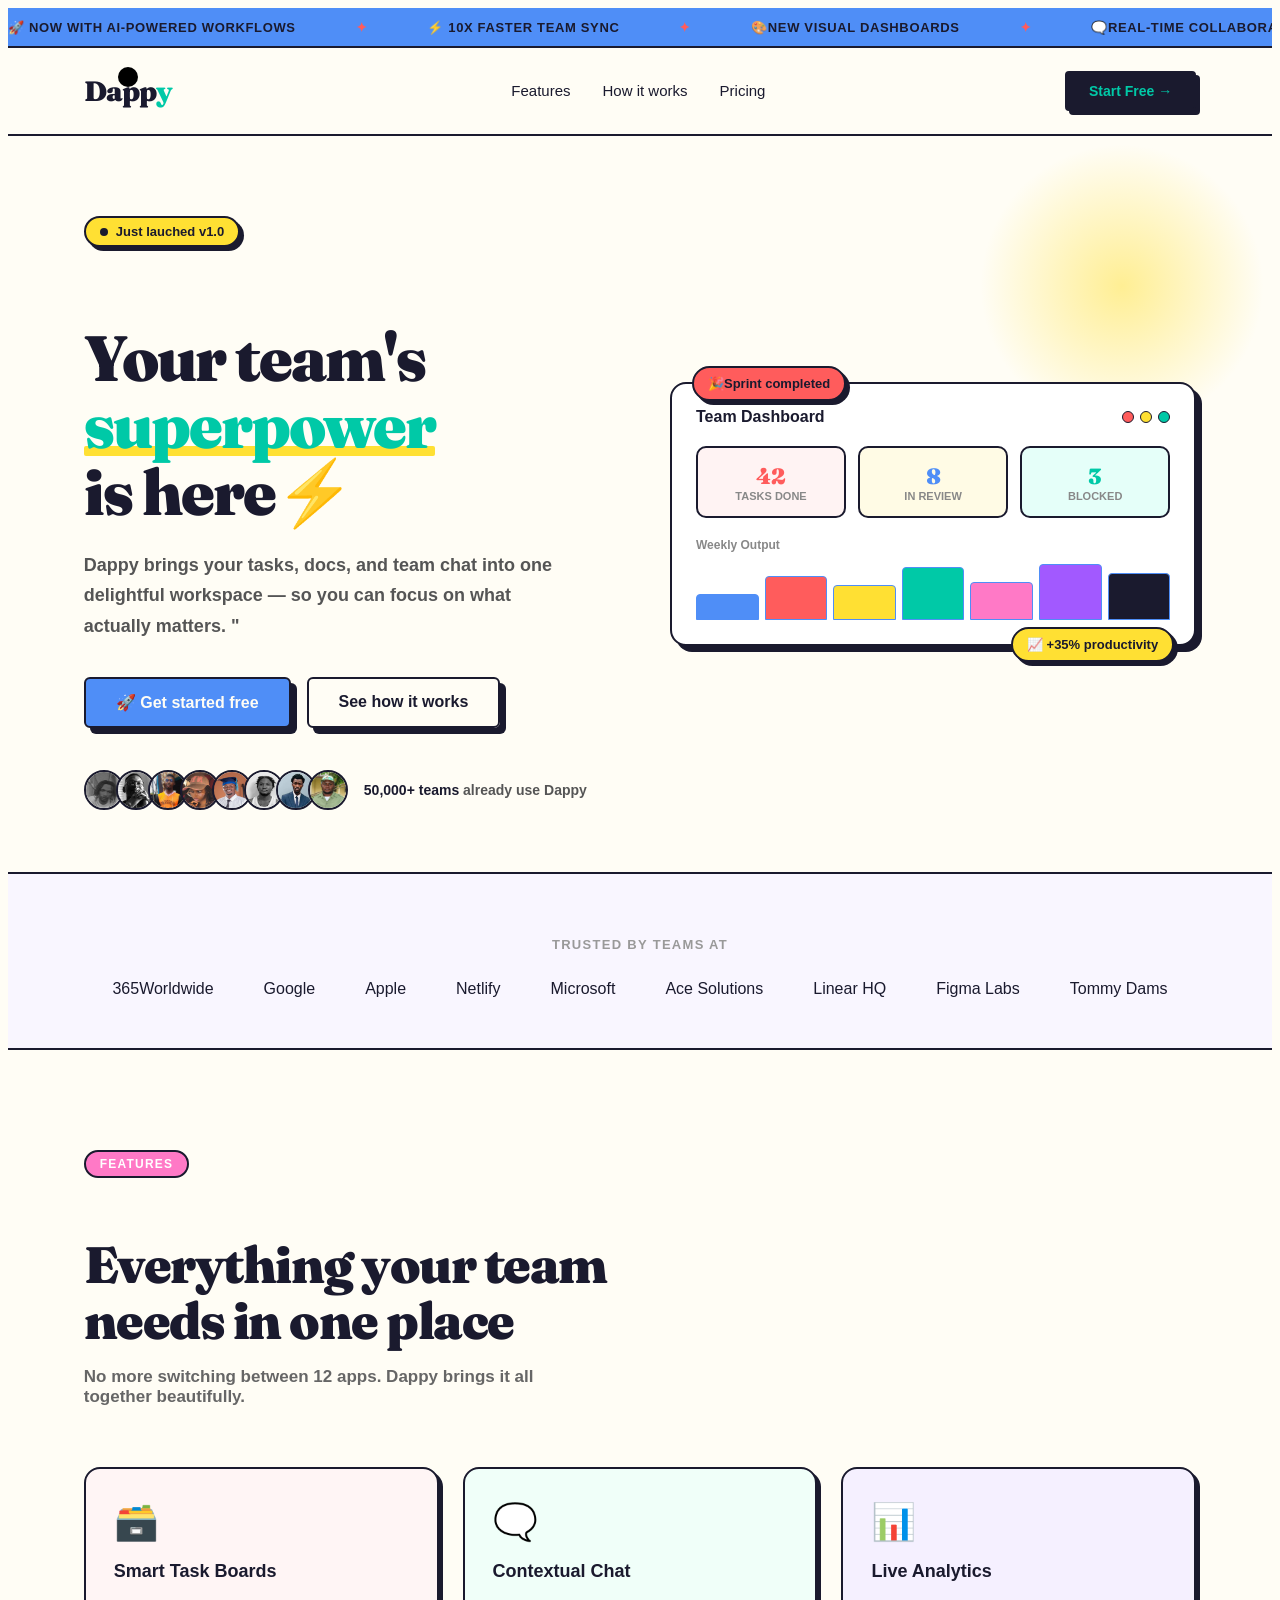
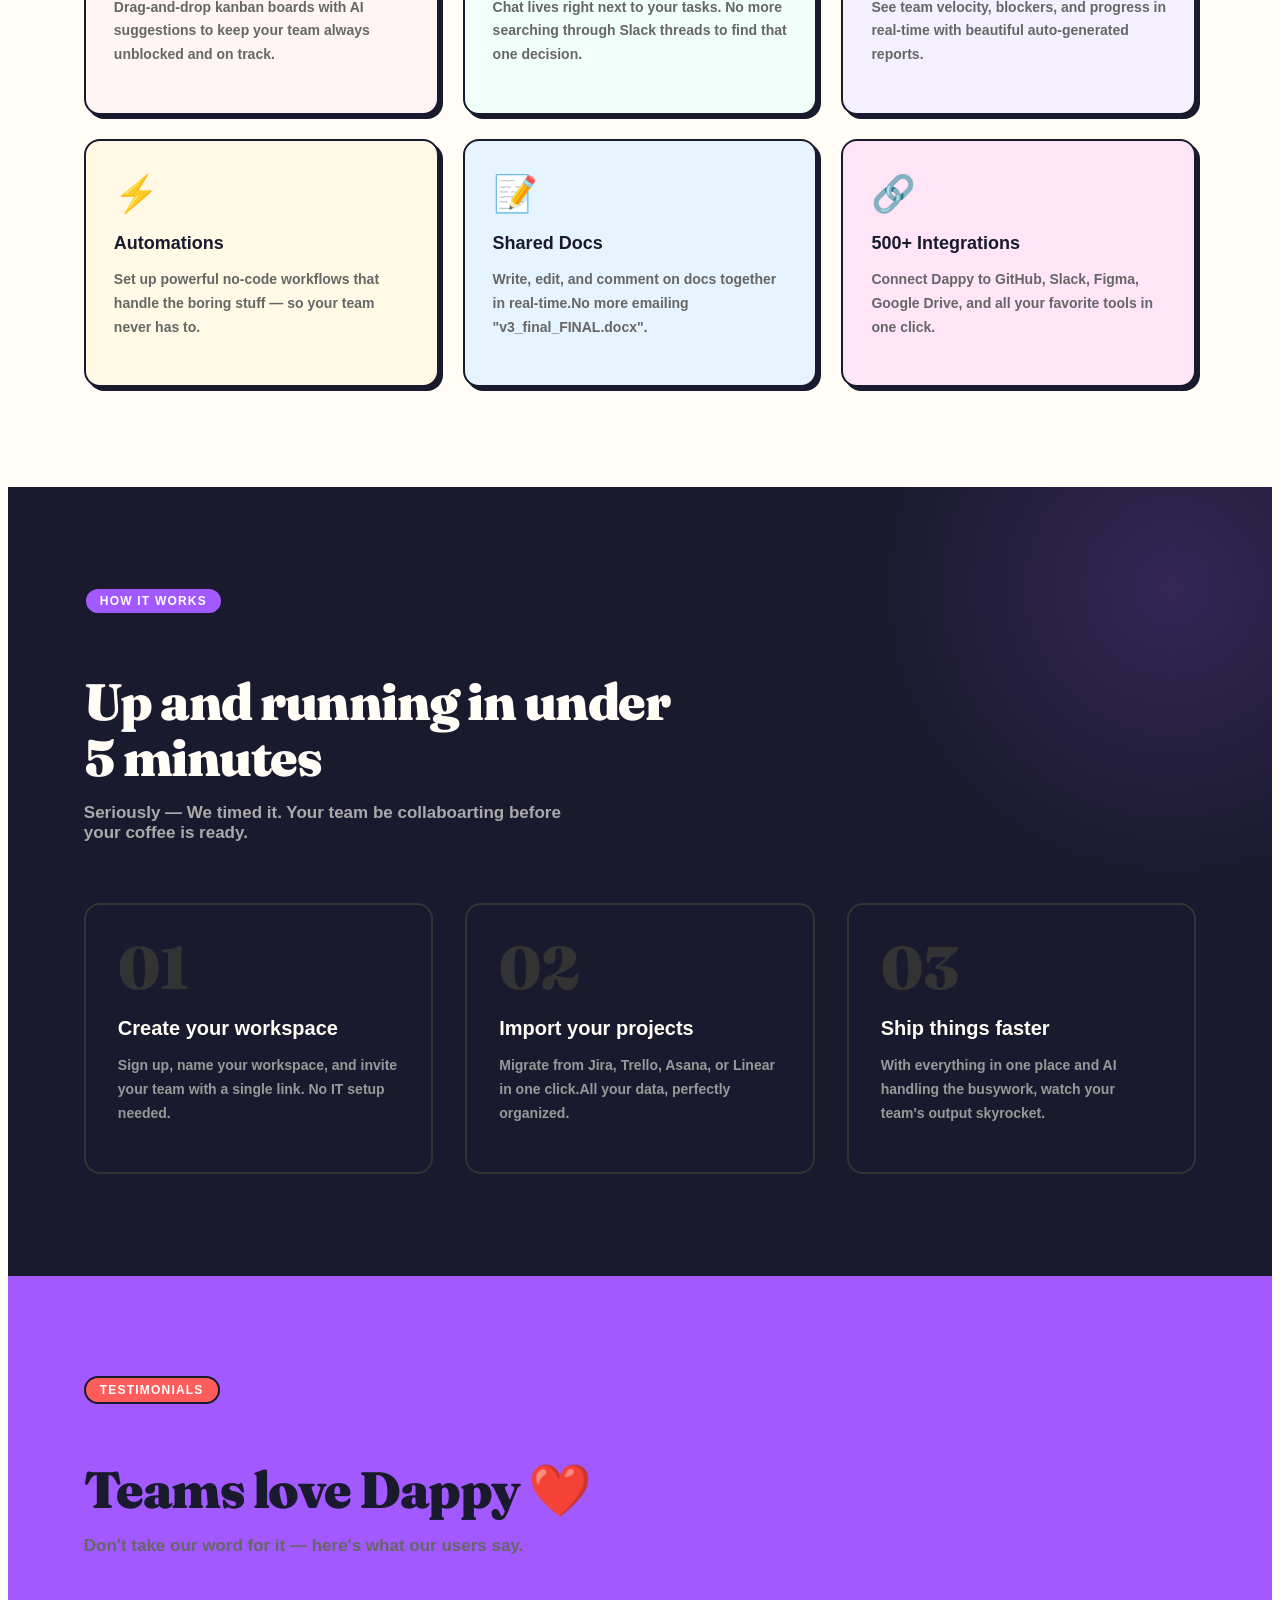
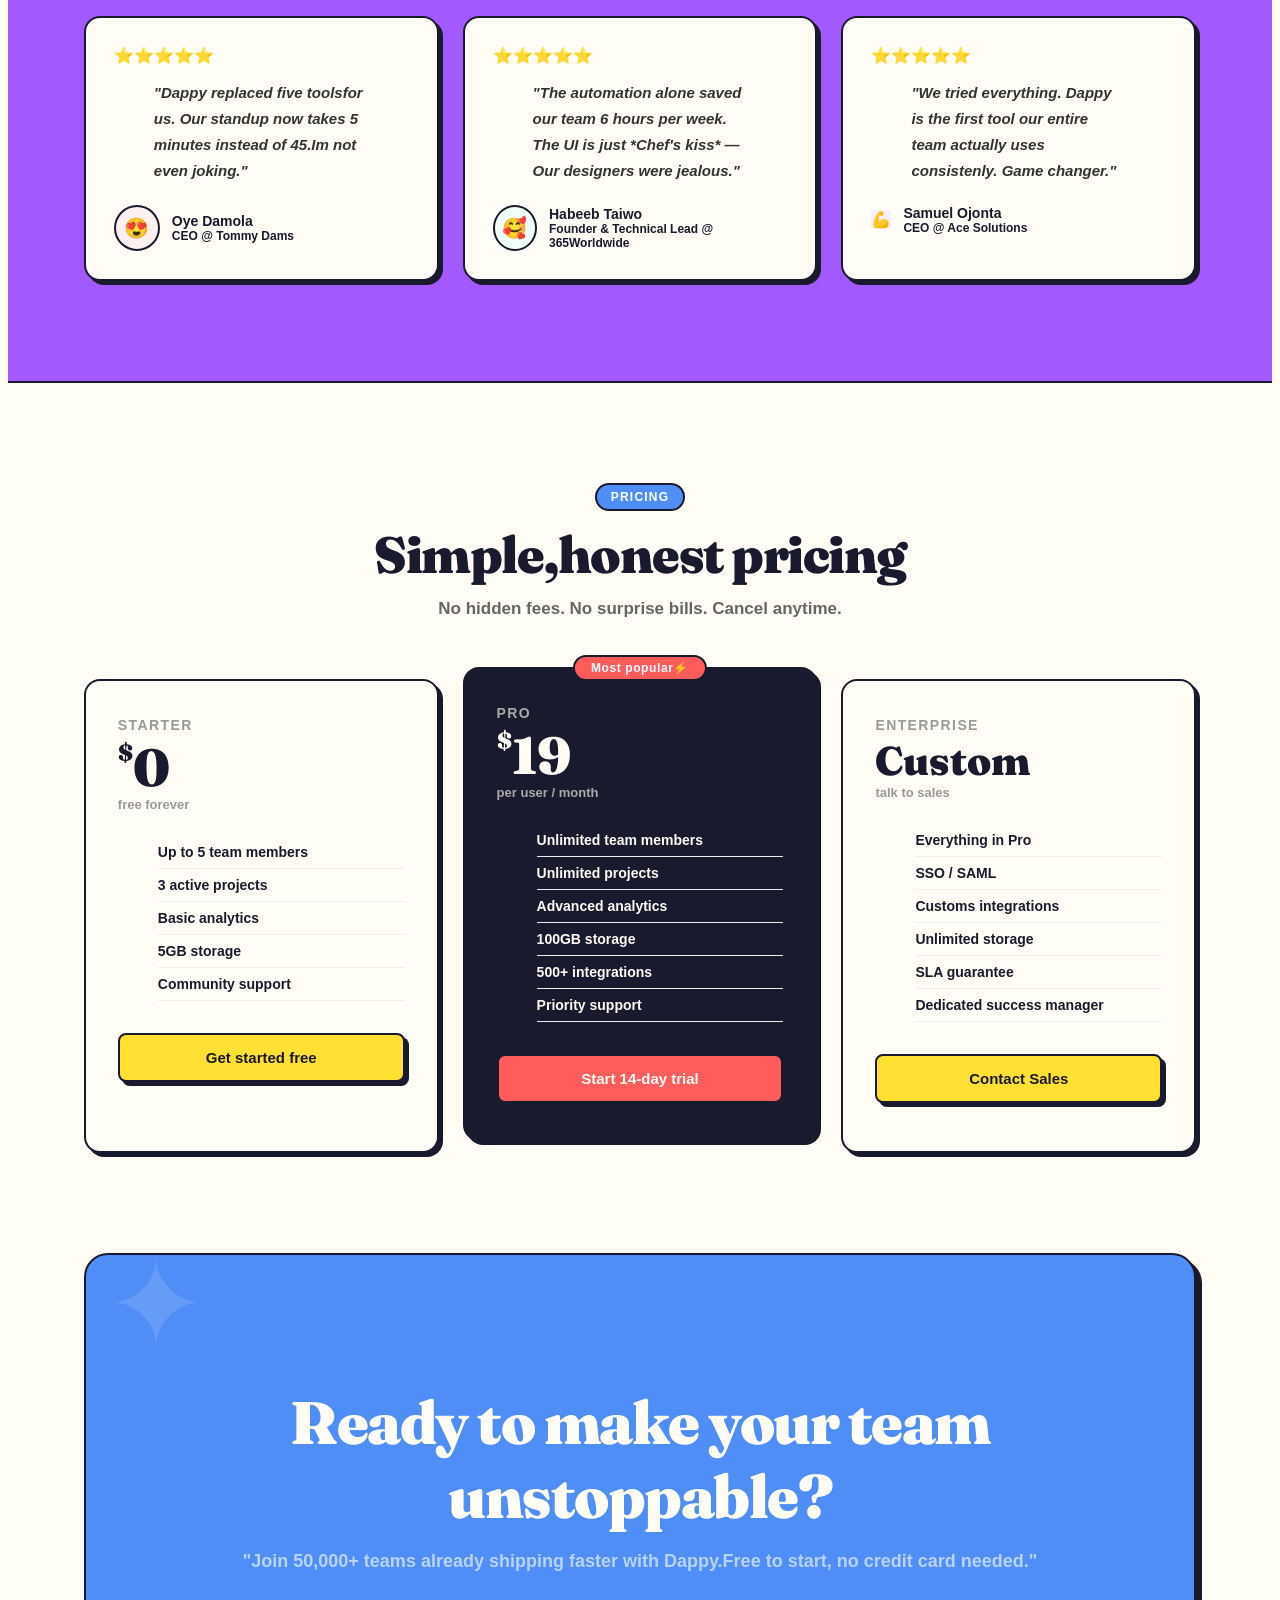
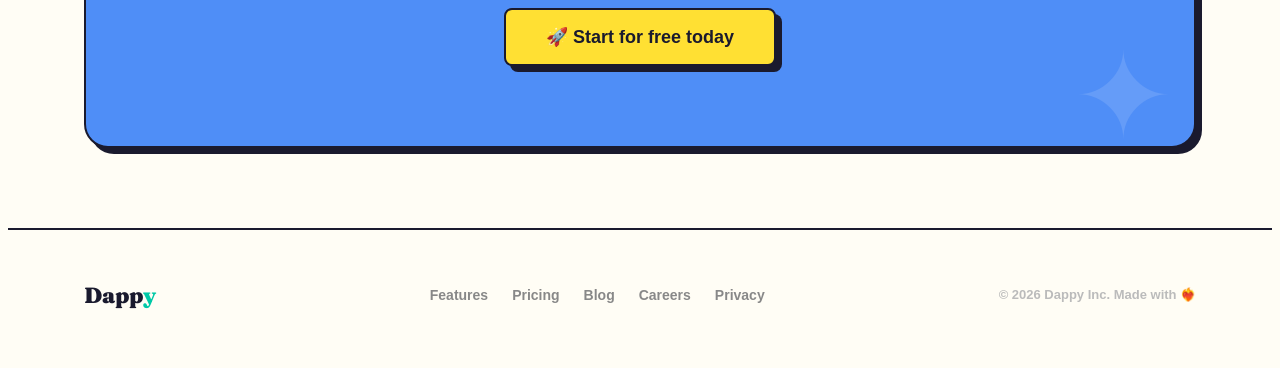
<file: index.html>
<!doctype html>
<html lang="en">
  <head>
    <meta charset="UTF-8" />
    <meta name="viewport" content="width=device-width, initial-scale=1.0" />
    <title>Dappy — Team Collaboration, Supercharged</title>
    <link rel="stylesheet" href="styles.css" />
  </head>
  <body>
    <div class="cursor" id="cursor" style="left: 128px; top: 77px"></div>

    <!-- Ticker -->
    <div class="ticker">
      <div class="ticker-inner" id="ticker">
        <span>🚀 Now with AI-powered workflows</span>
        <span class="dot">✦</span>
        <span>⚡ 10x faster team sync</span>
        <span class="dot">✦</span>
        <span>🎨New visual dashboards</span>
        <span class="dot">✦</span>
        <span>🗨️Real-time collaborations</span>
        <span class="dot">✦</span>
        <span>📊Advanced analytics</span>
        <span class="dot">✦</span>
        <span>🔒Enterpise-grade security</span>
        <span class="dot">✦</span>
        <span>🗺️ Used by 50,000+ teams</span>
        <span class="dot">✦</span>
        <span>🚀 Now with AI-powered workflows</span>
        <span class="dot">✦</span>
        <span>⚡ 10x faster team sync</span>
        <span class="dot">✦</span>
        <span>🎨New visual dashboards</span>
        <span class="dot">✦</span>
        <span>🗨️Real-time collaborations</span>
        <span class="dot">✦</span>
        <span>📊Advanced analytics</span>
        <span class="dot">✦</span>
        <span>🔒Enterpise-grade security</span>
        <span class="dot">✦</span>
        <span>🗺️ Used by 50,000+ teams</span>
        <span class="dot">✦</span>
      </div>
    </div>

    <!-- NAVIGATION  -->
    <nav>
      <div class="logo">Dapp<span>y</span></div>
      <ul class="nav-links">
        <li>
          <a href="#features">Features</a>
        </li>
        <li>
          <a href="#how">How it works</a>
        </li>
        <li>
          <a href="#pricing">Pricing</a>
        </li>
      </ul>
      <a href="#pricing" class="nav-cta">Start Free →</a>
    </nav>

    <!-- HERO -->
    <section class="hero">
      <div class="hero-content">
        <div class="hero-badge">
          <span class="pulse"></span>Just lauched v1.0
        </div>
        <h1>
          Your team's<br />
          <span class="highlight">superpower</span><br />
          is here⚡
        </h1>
        <p class="hero-sub">
          Dappy brings your tasks, docs, and team chat into one delightful
          workspace — so you can focus on what actually matters. "
        </p>
        <div class="hero-actions">
          <a href="#pricing" class="btn-primary">🚀 Get started free</a>
          <a href="#how" class="btn-secondary">See how it works</a>
        </div>
        <div class="hero-social-proof">
          <div class="avatars">
            <img src="images/dread down.jpeg" alt="user" />
            <img src="images/jam.jpeg" alt="user" />
            <img src="images/oke.jpeg" alt="user" />
            <img src="images/oye.jpeg" alt="user" />
            <img src="images/rili.jpeg" alt="user" />
            <img src="images/vin.jpeg" alt="user" />
            <img src="images/smash.jpeg" alt="user" />
            <img src="images/sam.jpeg" alt="user" />
          </div>
          <p class="proof-text">
            <strong>50,000+ teams </strong> already use Dappy
          </p>
        </div>
      </div>

      <div class="hero-visual">
        <div class="dashboard-card">
          <div class="floating-badge fb1">🎉Sprint completed</div>
          <div class="floating-badge fb2">📈 +35% productivity</div>
          <div class="dash-header">
            <span class="dash-title">Team Dashboard</span>
            <div class="dash-dots">
              <div class="dash-dot"></div>
              <div class="dash-dot"></div>
              <div class="dash-dot"></div>
            </div>
          </div>
          <div class="dash-stats">
            <div class="stat-card">
              <div class="stat-num" style="color: var(--coral)">42</div>
              <div class="stat-lbl">Tasks Done</div>
            </div>
            <div class="stat-card">
              <div class="stat-num" style="color: var(--blue)">8</div>
              <div class="stat-lbl">In Review</div>
            </div>
            <div class="stat-card">
              <div class="stat-num" style="color: var(--teal)">3</div>
              <div class="stat-lbl">Blocked</div>
            </div>
          </div>
          <div class="dash-bar-label">Weekly Output</div>
          <div class="bars">
            <div class="bar"></div>
            <div class="bar"></div>
            <div class="bar"></div>
            <div class="bar"></div>
            <div class="bar"></div>
            <div class="bar"></div>
            <div class="bar"></div>
          </div>
        </div>
      </div>
    </section>

    <!-- LOGOS -->
    <div class="logos-section reveal visible">
      <p class="logos-label">Trusted by teams at</p>
      <div class="logos-grid">
        <div class="logo-item">365Worldwide</div>
        <div class="logo-item">Google</div>
        <div class="logo-item">Apple</div>
        <div class="logo-item">Netlify</div>
        <div class="logo-item">Microsoft</div>
        <div class="logo-item">Ace Solutions</div>
        <div class="logo-item">Linear HQ</div>
        <div class="logo-item">Figma Labs</div>
        <div class="logo-item">Tommy Dams</div>
      </div>
    </div>

    <!-- FEATURES -->
    <section class="features" id="features">
      <div class="reveal">
        <div class="section-tag">Features</div>
        <h2 class="section-title">Everything your team needs in one place</h2>
        <p class="section-sub">
          No more switching between 12 apps. Dappy brings it all together
          beautifully.
        </p>
      </div>
      <div class="features-grid reveal">
        <div class="feature-card">
          <span class="feature-icon">🗃️</span>
          <h3>Smart Task Boards</h3>
          <p>
            Drag-and-drop kanban boards with AI suggestions to keep your team
            always unblocked and on track.
          </p>
        </div>
        <div class="feature-card">
          <span class="feature-icon">🗨️</span>
          <h3>Contextual Chat</h3>
          <p>
            Chat lives right next to your tasks. No more searching through Slack
            threads to find that one decision.
          </p>
        </div>
        <div class="feature-card">
          <span class="feature-icon">📊</span>
          <h3>Live Analytics</h3>
          <p>
            See team velocity, blockers, and progress in real-time with
            beautiful auto-generated reports.
          </p>
        </div>
        <div class="feature-card">
          <span class="feature-icon">⚡</span>
          <h3>Automations</h3>
          <p>
            Set up powerful no-code workflows that handle the boring stuff — so
            your team never has to.
          </p>
        </div>
        <div class="feature-card">
          <span class="feature-icon">📝</span>
          <h3>Shared Docs</h3>
          <p>
            Write, edit, and comment on docs together in real-time.No more
            emailing "v3_final_FINAL.docx".
          </p>
        </div>
        <div class="feature-card">
          <span class="feature-icon">🔗</span>
          <h3>500+ Integrations</h3>
          <p>
            Connect Dappy to GitHub, Slack, Figma, Google Drive, and all your
            favorite tools in one click.
          </p>
        </div>
      </div>
    </section>

    <!-- HOW IT WORKS -->
    <section class="how-it-works" id="how">
      <div class="reveal">
        <div class="section-tag">How It works</div>
        <h2 class="section-title">Up and running in under 5 minutes</h2>
        <p class="section-sub">
          Seriously — We timed it. Your team be collaboarting before your coffee
          is ready.
        </p>
      </div>
      <div class="steps reveal">
        <div class="step">
          <div class="step-num">01</div>
          <h3>Create your workspace</h3>
          <p>
            Sign up, name your workspace, and invite your team with a single
            link. No IT setup needed.
          </p>
        </div>
        <div class="step">
          <div class="step-num">02</div>
          <h3>Import your projects</h3>
          <p>
            Migrate from Jira, Trello, Asana, or Linear in one click.All your
            data, perfectly organized.
          </p>
        </div>
        <div class="step">
          <div class="step-num">03</div>
          <h3>Ship things faster</h3>
          <p>
            With everything in one place and AI handling the busywork, watch
            your team's output skyrocket.
          </p>
        </div>
      </div>
    </section>

    <!-- TESTIMONIALS -->
    <section class="testimonials">
      <div class="reveal">
        <div class="section-tag">Testimonials</div>
        <h2 class="section-title">Teams love Dappy ❤️</h2>
        <p class="section-sub">
          Don't take our word for it — here's what our users say.
        </p>
      </div>
      <div class="testi-grid reveal">
        <div class="testi-card">
          <div class="stars">⭐⭐⭐⭐⭐</div>
          <blockquote>
            "Dappy replaced five toolsfor us. Our standup now takes 5 minutes
            instead of 45.Im not even joking."
          </blockquote>
          <div class="testi-author">
            <div class="testi-avatar" style="background: #fff0f0">😍</div>
            <div>
              <div class="testi-name">Oye Damola</div>
              <div class="testi-role">CEO @ Tommy Dams</div>
            </div>
          </div>
        </div>
        <div class="testi-card">
          <div class="stars">⭐⭐⭐⭐⭐</div>
          <blockquote>
            "The automation alone saved our team 6 hours per week. The UI is
            just *Chef's kiss* — Our designers were jealous."
          </blockquote>
          <div class="testi-author">
            <div class="testi-avatar" style="background: #f0fff9">🥰</div>
            <div>
              <div class="testi-name">Habeeb Taiwo</div>
              <div class="testi-role">
                Founder & Technical Lead @ 365Worldwide
              </div>
            </div>
          </div>
        </div>
        <div class="testi-card">
          <div class="stars">⭐⭐⭐⭐⭐</div>
          <blockquote>
            "We tried everything. Dappy is the first tool our entire team
            actually uses consistenly. Game changer."
          </blockquote>
          <div class="testi-author">
            <div class="ttesti-avatar" style="background: #f5f0ff">💪</div>
            <div>
              <div class="testi-name">Samuel Ojonta</div>
              <div class="testi-role">CEO @ Ace Solutions</div>
            </div>
          </div>
        </div>
      </div>
    </section>

    <!-- PRICING  -->
    <section class="pricing" id="pricing">
      <div class="reveal" style="text-align: center">
        <div class="section-tag" style="background: var(--blue)">Pricing</div>
        <h2 class="section-title" style="margin: 0 auto 16px">
          Simple,honest pricing
        </h2>
        <p class="section-sub" style="margin: 0 auto 0">
          No hidden fees. No surprise bills. Cancel anytime.
        </p>
      </div>
      <div class="pricing-grid reveal visible">
        <div class="pricing-card">
          <div class="plan-name">Starter</div>
          <div class="price"><sup>$</sup>0</div>
          <div class="price-period">free forever</div>
          <ul class="features-list">
            <li>Up to 5 team members</li>
            <li>3 active projects</li>
            <li>Basic analytics</li>
            <li>5GB storage</li>
            <li>Community support</li>
          </ul>
          <button class="btn-plan btn-plan-light">Get started free</button>
        </div>
        <div class="pricing-card popular">
          <div class="popular-tag">Most popular⚡</div>
          <div class="plan-name">Pro</div>
          <div class="price"><sup>$</sup>19</div>
          <div class="price-period">per user / month</div>
          <ul class="features-list">
            <li>Unlimited team members</li>
            <li>Unlimited projects</li>
            <li>Advanced analytics</li>
            <li>100GB storage</li>
            <li>500+ integrations</li>
            <li>Priority support</li>
          </ul>
          <button class="btn-plan btn-plan-dark">Start 14-day trial</button>
        </div>
        <div class="pricing-card">
          <div class="plan-name">Enterprise</div>
          <div class="price" style="font-size: 40px">Custom</div>
          <div class="price-period">talk to sales</div>
          <ul class="features-list">
            <li>Everything in Pro</li>
            <li>SSO / SAML</li>
            <li>Customs integrations</li>
            <li>Unlimited storage</li>
            <li>SLA guarantee</li>
            <li>Dedicated success manager</li>
          </ul>
          <button class="btn-plan btn-plan-light">Contact Sales</button>
        </div>
      </div>
    </section>

    <!-- CTA BANNER -->
    <div class="cta-section reveal">
      <h2>Ready to make your team unstoppable?</h2>
      <p>
        "Join 50,000+ teams already shipping faster with Dappy.Free to start, no
        credit card needed."
      </p>
      <a href="#pricing" class="btn-cta">🚀 Start for free today</a>
    </div>

    <!-- FOOTER -->
    <footer>
      <div class="footer-logo">Dapp<span>y</span></div>
      <ul class="footer-links">
        <li>
          <a href="#features">Features</a>
        </li>
        <li>
          <a href="#pricing">Pricing</a>
        </li>
        <li>
          <a href="#">Blog</a>
        </li>
        <li>
          <a href="#">Careers</a>
        </li>
        <li>
          <a href="#">Privacy</a>
        </li>
      </ul>
      <p class="footer-copy">© 2026 Dappy Inc. Made with ❤️‍🔥</p>
    </footer>
    <script src="script.js"></script>
  </body>
</html>
</file>
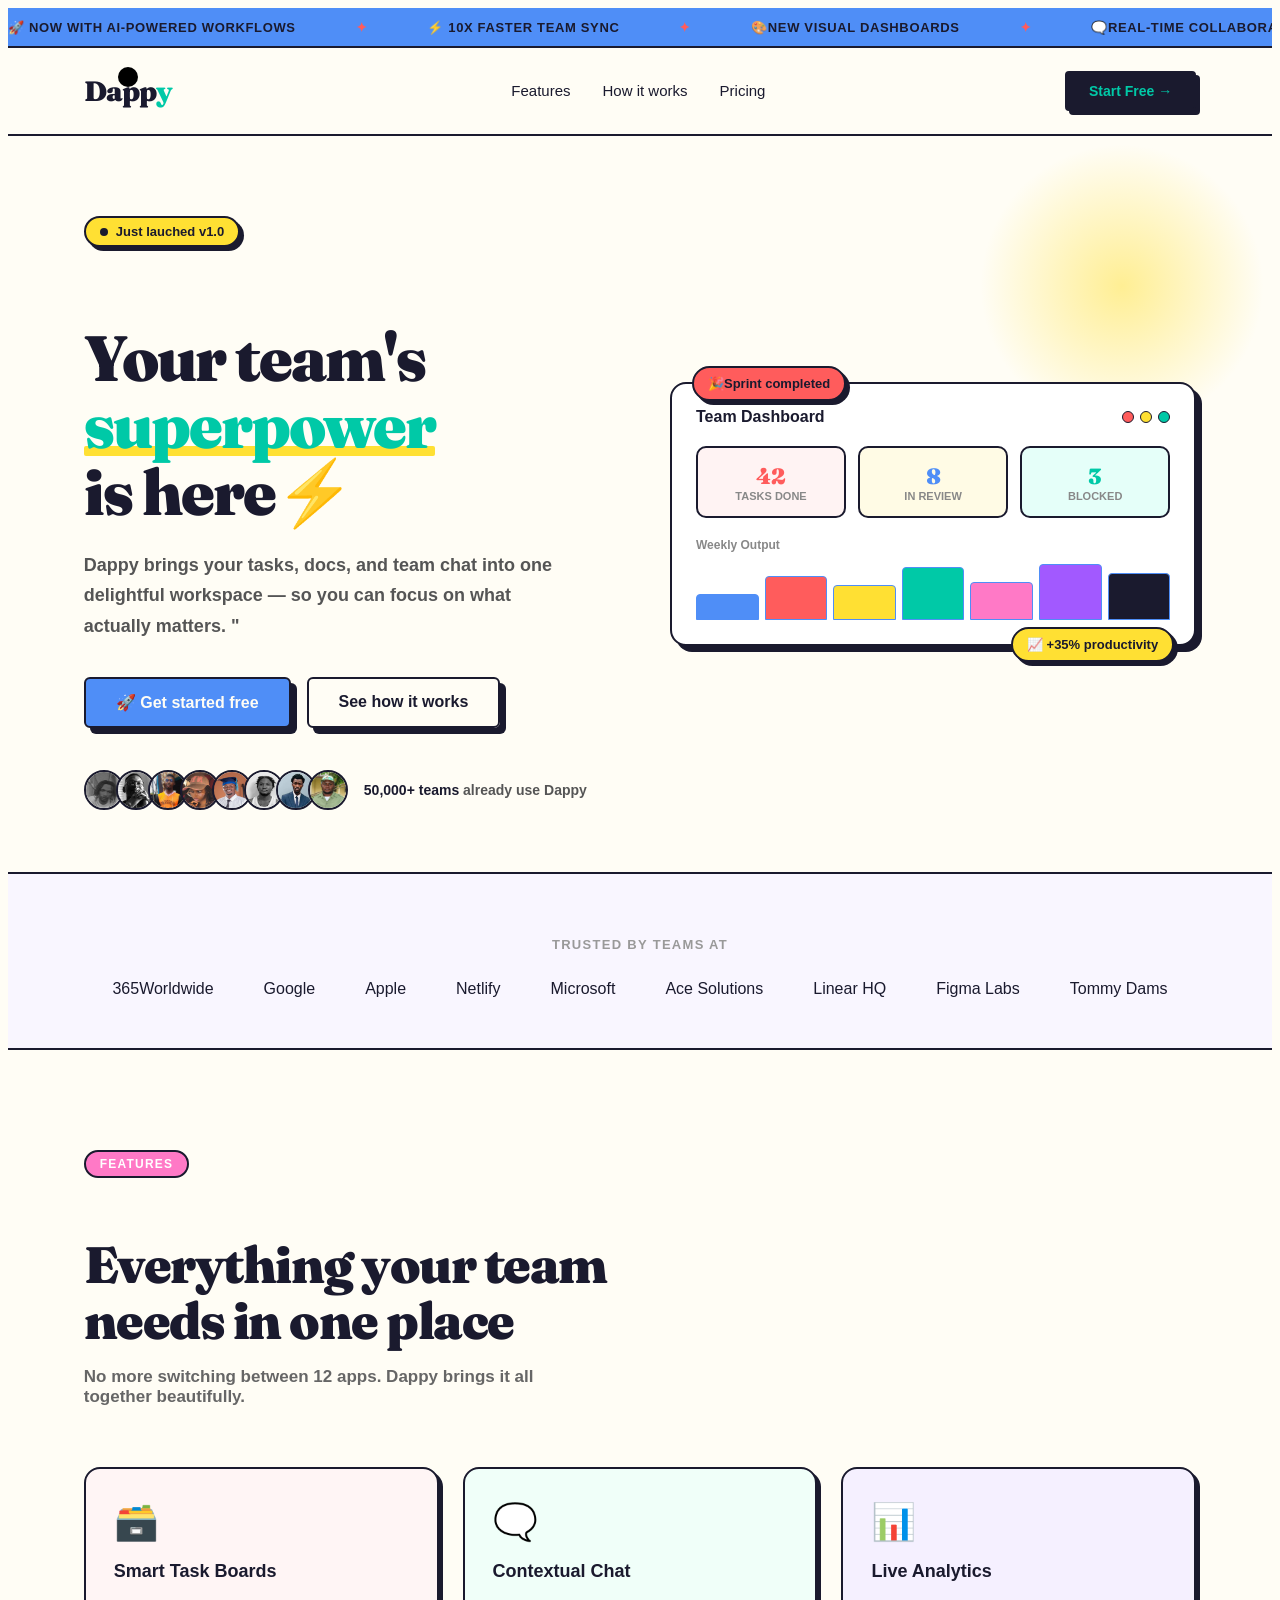
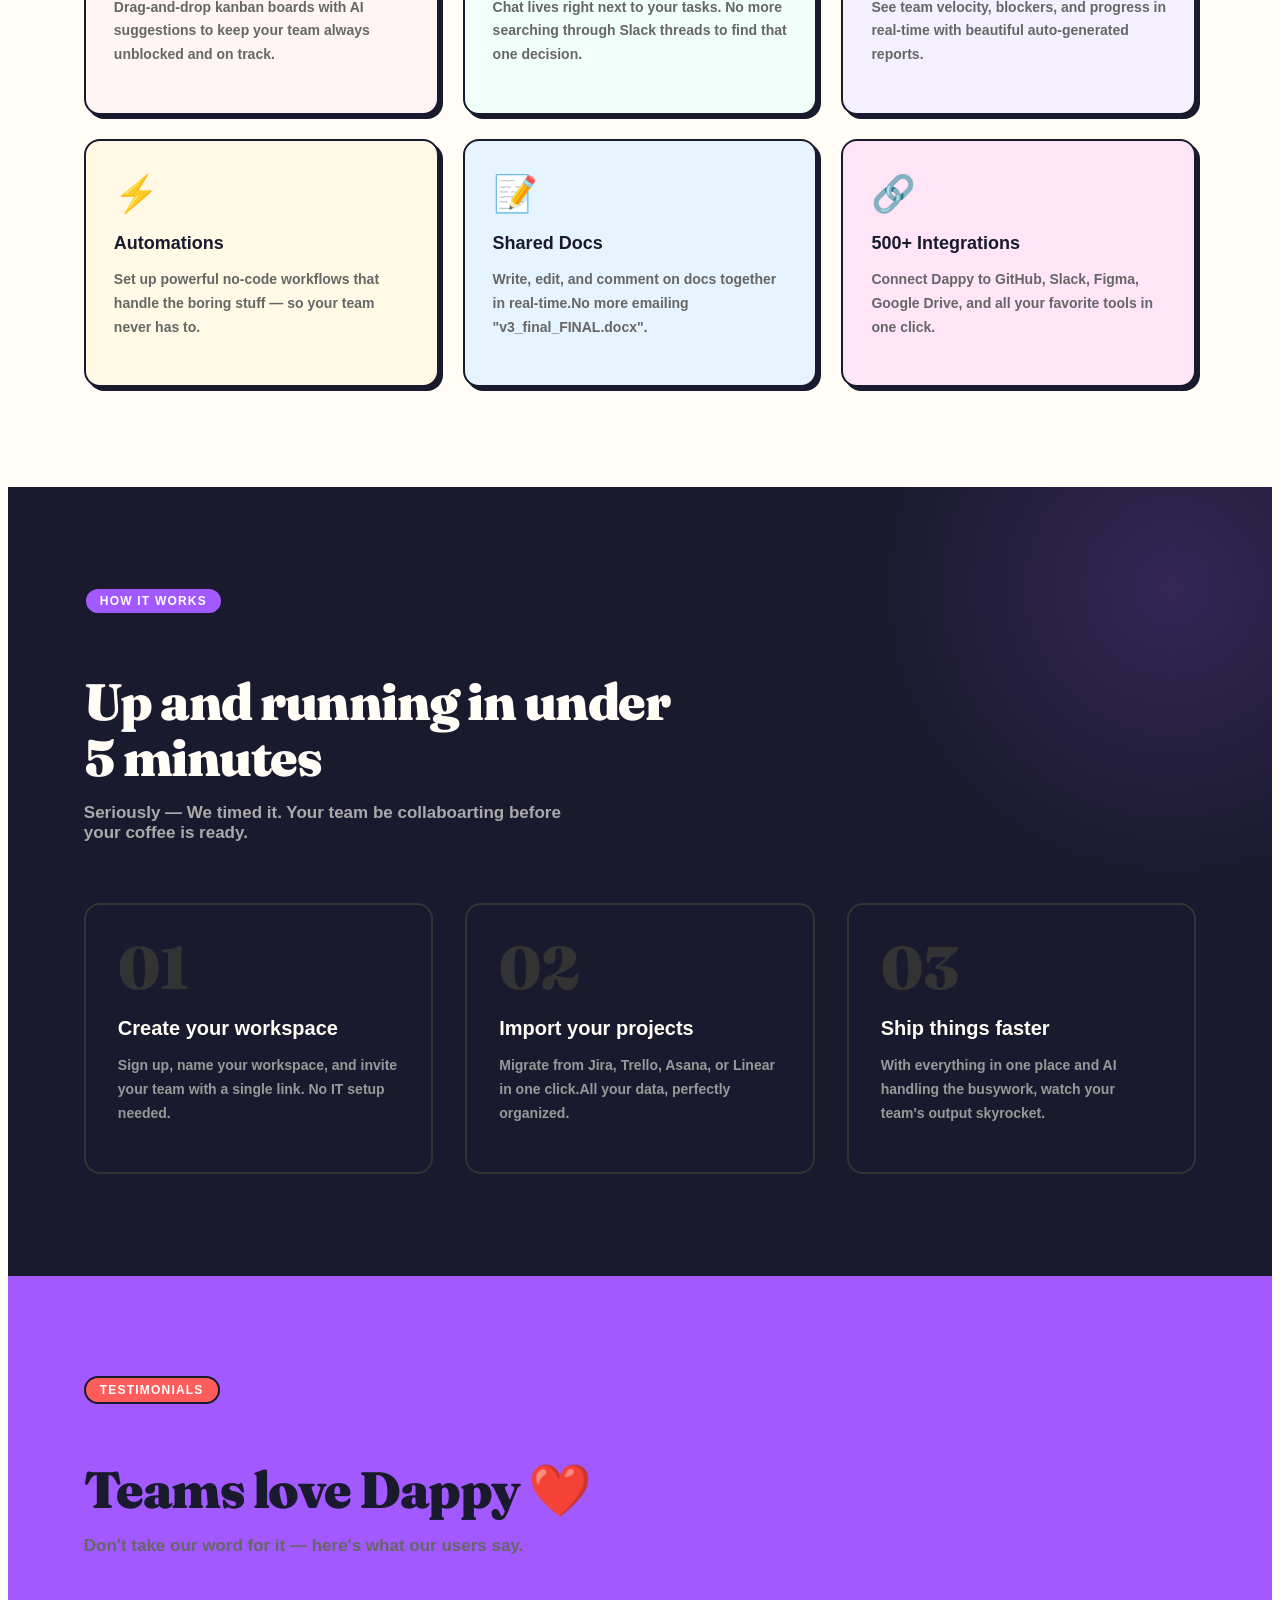
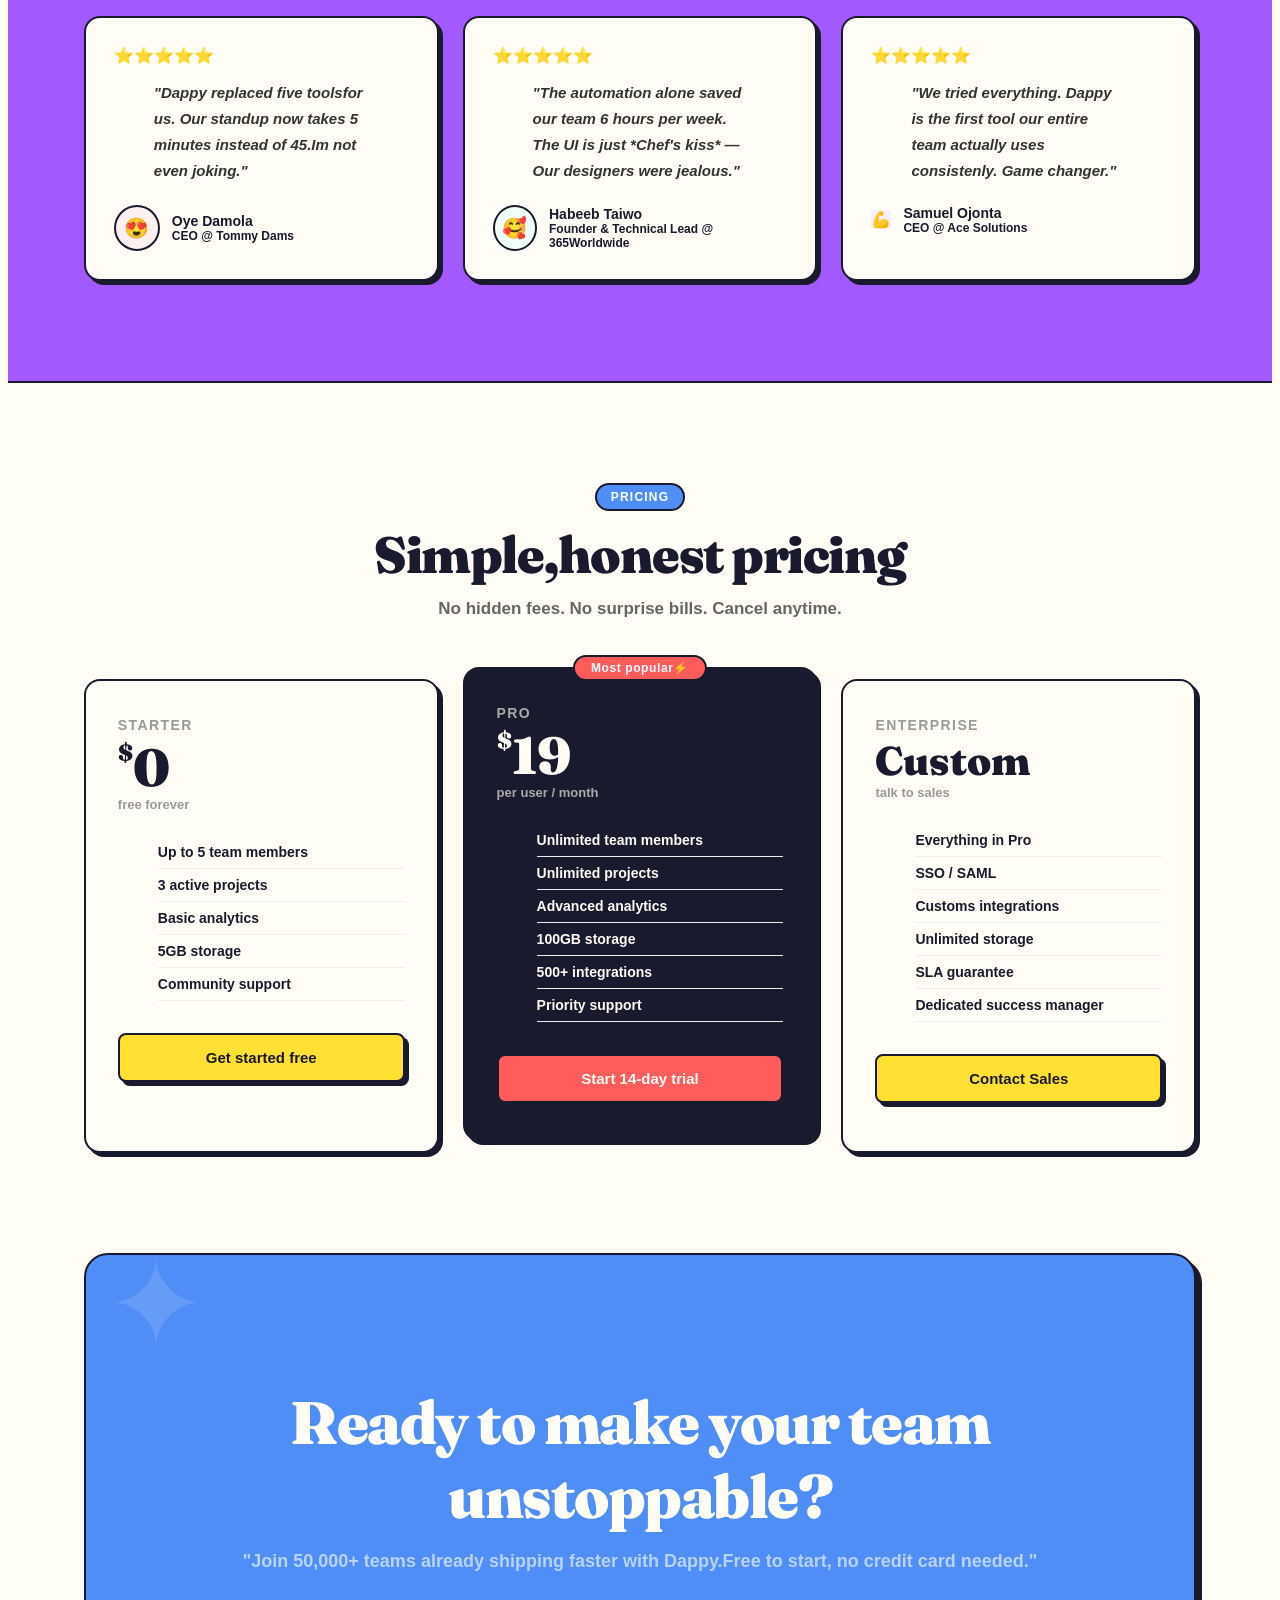
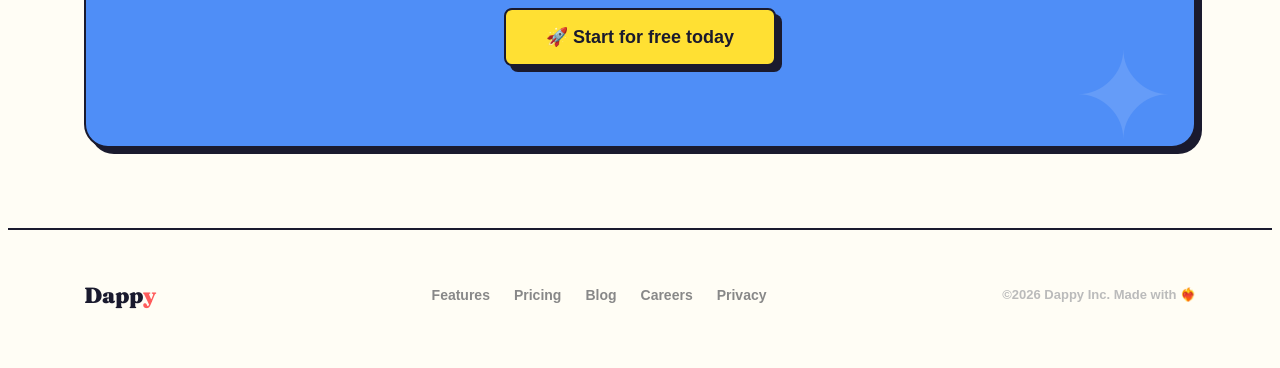
<file: Dappy/index.html>
<!doctype html>
<html lang="en">
  <head>
    <meta charset="UTF-8" />
    <meta name="viewport" content="width=device-width, initial-scale=1.0" />
    <title>Dappy — Team Collaboration, Supercharged</title>
    <link rel="stylesheet" href="styles.css" />
  </head>
  <body>
    <div class="cursor" id="cursor" style="left: 128px; top: 77px"></div>

    <!-- Ticker -->
    <div class="ticker">
      <div class="ticker-inner" id="ticker">
        <span>🚀 Now with AI-powered workflows</span>
        <span class="dot">✦</span>
        <span>⚡ 10x faster team sync</span>
        <span class="dot">✦</span>
        <span>🎨New visual dashboards</span>
        <span class="dot">✦</span>
        <span>🗨️Real-time collaborations</span>
        <span class="dot">✦</span>
        <span>📊Advanced analytics</span>
        <span class="dot">✦</span>
        <span>🔒Enterpise-grade security</span>
        <span class="dot">✦</span>
        <span>🗺️ Used by 50,000+ teams</span>
        <span class="dot">✦</span>
        <span>🚀 Now with AI-powered workflows</span>
        <span class="dot">✦</span>
        <span>⚡ 10x faster team sync</span>
        <span class="dot">✦</span>
        <span>🎨New visual dashboards</span>
        <span class="dot">✦</span>
        <span>🗨️Real-time collaborations</span>
        <span class="dot">✦</span>
        <span>📊Advanced analytics</span>
        <span class="dot">✦</span>
        <span>🔒Enterpise-grade security</span>
        <span class="dot">✦</span>
        <span>🗺️ Used by 50,000+ teams</span>
        <span class="dot">✦</span>
      </div>
    </div>

    <!-- NAVIGATION  -->
    <nav>
      <div class="logo">Dapp<span>y</span></div>
      <ul class="nav-links">
        <li>
          <a href="#features">Features</a>
        </li>
        <li>
          <a href="#how">How it works</a>
        </li>
        <li>
          <a href="#pricing">Pricing</a>
        </li>
      </ul>
      <a href="#pricing" class="nav-cta">Start Free →</a>
    </nav>

    <!-- HERO -->
    <section class="hero">
      <div class="hero-content">
        <div class="hero-badge">
          <span class="pulse"></span>Just lauched v1.0
        </div>
        <h1>
          Your team's<br />
          <span class="highlight">superpower</span><br />
          is here⚡
        </h1>
        <p class="hero-sub">
          Dappy brings your tasks, docs, and team chat into one delightful
          workspace — so you can focus on what actually matters. "
        </p>
        <div class="hero-actions">
          <a href="#pricing" class="btn-primary">🚀 Get started free</a>
          <a href="#how" class="btn-secondary">See how it works</a>
        </div>
        <div class="hero-social-proof">
          <div class="avatars">
            <img src="images/dread down.jpeg" alt="user" />
            <img src="images/jam.jpeg" alt="user" />
            <img src="images/oke.jpeg" alt="user" />
            <img src="images/oye.jpeg" alt="user" />
            <img src="images/rili.jpeg" alt="user" />
            <img src="images/vin.jpeg" alt="user" />
            <img src="images/smash.jpeg" alt="user" />
            <img src="images/sam.jpeg" alt="user" />
          </div>
          <p class="proof-text">
            <strong>50,000+ teams </strong> already use Dappy
          </p>
        </div>
      </div>

      <div class="hero-visual">
        <div class="dashboard-card">
          <div class="floating-badge fb1">🎉Sprint completed</div>
          <div class="floating-badge fb2">📈 +35% productivity</div>
          <div class="dash-header">
            <span class="dash-title">Team Dashboard</span>
            <div class="dash-dots">
              <div class="dash-dot"></div>
              <div class="dash-dot"></div>
              <div class="dash-dot"></div>
            </div>
          </div>
          <div class="dash-stats">
            <div class="stat-card">
              <div class="stat-num" style="color: var(--coral)">42</div>
              <div class="stat-lbl">Tasks Done</div>
            </div>
            <div class="stat-card">
              <div class="stat-num" style="color: var(--blue)">8</div>
              <div class="stat-lbl">In Review</div>
            </div>
            <div class="stat-card">
              <div class="stat-num" style="color: var(--teal)">3</div>
              <div class="stat-lbl">Blocked</div>
            </div>
          </div>
          <div class="dash-bar-label">Weekly Output</div>
          <div class="bars">
            <div class="bar"></div>
            <div class="bar"></div>
            <div class="bar"></div>
            <div class="bar"></div>
            <div class="bar"></div>
            <div class="bar"></div>
            <div class="bar"></div>
          </div>
        </div>
      </div>
    </section>

    <!-- LOGOS -->
    <div class="logos-section reveal visible">
      <p class="logos-label">Trusted by teams at</p>
      <div class="logos-grid">
        <div class="logo-item">365Worldwide</div>
        <div class="logo-item">Google</div>
        <div class="logo-item">Apple</div>
        <div class="logo-item">Netlify</div>
        <div class="logo-item">Microsoft</div>
        <div class="logo-item">Ace Solutions</div>
        <div class="logo-item">Linear HQ</div>
        <div class="logo-item">Figma Labs</div>
        <div class="logo-item">Tommy Dams</div>
      </div>
    </div>

    <!-- FEATURES -->
    <section class="features" id="features">
      <div class="reveal">
        <div class="section-tag">Features</div>
        <h2 class="section-title">Everything your team needs in one place</h2>
        <p class="section-sub">
          No more switching between 12 apps. Dappy brings it all together
          beautifully.
        </p>
      </div>
      <div class="features-grid reveal">
        <div class="feature-card">
          <span class="feature-icon">🗃️</span>
          <h3>Smart Task Boards</h3>
          <p>
            Drag-and-drop kanban boards with AI suggestions to keep your team
            always unblocked and on track.
          </p>
        </div>
        <div class="feature-card">
          <span class="feature-icon">🗨️</span>
          <h3>Contextual Chat</h3>
          <p>
            Chat lives right next to your tasks. No more searching through Slack
            threads to find that one decision.
          </p>
        </div>
        <div class="feature-card">
          <span class="feature-icon">📊</span>
          <h3>Live Analytics</h3>
          <p>
            See team velocity, blockers, and progress in real-time with
            beautiful auto-generated reports.
          </p>
        </div>
        <div class="feature-card">
          <span class="feature-icon">⚡</span>
          <h3>Automations</h3>
          <p>
            Set up powerful no-code workflows that handle the boring stuff — so
            your team never has to.
          </p>
        </div>
        <div class="feature-card">
          <span class="feature-icon">📝</span>
          <h3>Shared Docs</h3>
          <p>
            Write, edit, and comment on docs together in real-time.No more
            emailing "v3_final_FINAL.docx".
          </p>
        </div>
        <div class="feature-card">
          <span class="feature-icon">🔗</span>
          <h3>500+ Integrations</h3>
          <p>
            Connect Dappy to GitHub, Slack, Figma, Google Drive, and all your
            favorite tools in one click.
          </p>
        </div>
      </div>
    </section>

    <!-- HOW IT WORKS -->
    <section class="how-it-works" id="how">
      <div class="reveal">
        <div class="section-tag">How It works</div>
        <h2 class="section-title">Up and running in under 5 minutes</h2>
        <p class="section-sub">
          Seriously — We timed it. Your team be collaboarting before your coffee
          is ready.
        </p>
      </div>
      <div class="steps reveal">
        <div class="step">
          <div class="step-num">01</div>
          <h3>Create your workspace</h3>
          <p>
            Sign up, name your workspace, and invite your team with a single
            link. No IT setup needed.
          </p>
        </div>
        <div class="step">
          <div class="step-num">02</div>
          <h3>Import your projects</h3>
          <p>
            Migrate from Jira, Trello, Asana, or Linear in one click.All your
            data, perfectly organized.
          </p>
        </div>
        <div class="step">
          <div class="step-num">03</div>
          <h3>Ship things faster</h3>
          <p>
            With everything in one place and AI handling the busywork, watch
            your team's output skyrocket.
          </p>
        </div>
      </div>
    </section>

    <!-- TESTIMONIALS -->
    <section class="testimonials">
      <div class="reveal">
        <div class="section-tag">Testimonials</div>
        <h2 class="section-title">Teams love Dappy ❤️</h2>
        <p class="section-sub">
          Don't take our word for it — here's what our users say.
        </p>
      </div>
      <div class="testi-grid reveal">
        <div class="testi-card">
          <div class="stars">⭐⭐⭐⭐⭐</div>
          <blockquote>
            "Dappy replaced five toolsfor us. Our standup now takes 5 minutes
            instead of 45.Im not even joking."
          </blockquote>
          <div class="testi-author">
            <div class="testi-avatar" style="background: #fff0f0">😍</div>
            <div>
              <div class="testi-name">Oye Damola</div>
              <div class="testi-role">CEO @ Tommy Dams</div>
            </div>
          </div>
        </div>
        <div class="testi-card">
          <div class="stars">⭐⭐⭐⭐⭐</div>
          <blockquote>
            "The automation alone saved our team 6 hours per week. The UI is
            just *Chef's kiss* — Our designers were jealous."
          </blockquote>
          <div class="testi-author">
            <div class="testi-avatar" style="background: #f0fff9">🥰</div>
            <div>
              <div class="testi-name">Habeeb Taiwo</div>
              <div class="testi-role">
                Founder & Technical Lead @ 365Worldwide
              </div>
            </div>
          </div>
        </div>
        <div class="testi-card">
          <div class="stars">⭐⭐⭐⭐⭐</div>
          <blockquote>
            "We tried everything. Dappy is the first tool our entire team
            actually uses consistenly. Game changer."
          </blockquote>
          <div class="testi-author">
            <div class="ttesti-avatar" style="background: #f5f0ff">💪</div>
            <div>
              <div class="testi-name">Samuel Ojonta</div>
              <div class="testi-role">CEO @ Ace Solutions</div>
            </div>
          </div>
        </div>
      </div>
    </section>

    <!-- PRICING  -->
    <section class="pricing" id="pricing">
      <div class="reveal" style="text-align: center">
        <div class="section-tag" style="background: var(--blue)">Pricing</div>
        <h2 class="section-title" style="margin: 0 auto 16px">
          Simple,honest pricing
        </h2>
        <p class="section-sub" style="margin: 0 auto 0">
          No hidden fees. No surprise bills. Cancel anytime.
        </p>
      </div>
      <div class="pricing-grid reveal visible">
        <div class="pricing-card">
          <div class="plan-name">Starter</div>
          <div class="price"><sup>$</sup>0</div>
          <div class="price-period">free forever</div>
          <ul class="features-list">
            <li>Up to 5 team members</li>
            <li>3 active projects</li>
            <li>Basic analytics</li>
            <li>5GB storage</li>
            <li>Community support</li>
          </ul>
          <button class="btn-plan btn-plan-light">Get started free</button>
        </div>
        <div class="pricing-card popular">
          <div class="popular-tag">Most popular⚡</div>
          <div class="plan-name">Pro</div>
          <div class="price"><sup>$</sup>19</div>
          <div class="price-period">per user / month</div>
          <ul class="features-list">
            <li>Unlimited team members</li>
            <li>Unlimited projects</li>
            <li>Advanced analytics</li>
            <li>100GB storage</li>
            <li>500+ integrations</li>
            <li>Priority support</li>
          </ul>
          <button class="btn-plan btn-plan-dark">Start 14-day trial</button>
        </div>
        <div class="pricing-card">
          <div class="plan-name">Enterprise</div>
          <div class="price" style="font-size: 40px">Custom</div>
          <div class="price-period">talk to sales</div>
          <ul class="features-list">
            <li>Everything in Pro</li>
            <li>SSO / SAML</li>
            <li>Customs integrations</li>
            <li>Unlimited storage</li>
            <li>SLA guarantee</li>
            <li>Dedicated success manager</li>
          </ul>
          <button class="btn-plan btn-plan-light">Contact Sales</button>
        </div>
      </div>
    </section>

    <!-- CTA BANNER -->
    <div class="cta-section reveal">
      <h2>Ready to make your team unstoppable?</h2>
      <p>
        "Join 50,000+ teams already shipping faster with Dappy.Free to start, no
        credit card needed."
      </p>
      <a href="#pricing" class="btn-cta">🚀 Start for free today</a>
    </div>

    <!-- FOOTER -->
    <footer>
      <div class="footer-logo">Dapp<span>y</span></div>
      <ul class="footer-links">
        <li>
          <a href="#features">Features</a>
        </li>
        <li>
          <a href="#pricing">Pricing</a>
        </li>
        <li>
          <a href="#">Blog</a>
        </li>
        <li>
          <a href="#">Careers</a>
        </li>
        <li>
          <a href="#">Privacy</a>
        </li>
      </ul>
      <p class="footer-copy">©2026 Dappy Inc. Made with ❤️‍🔥</p>
    </footer>
    <script src="script.js"></script>
  </body>
</html>
</file>
<file: styles.css>
@import "https://fonts.googleapis.com/css2?family=Fraunces:ital,opsz,wght@0,9..144,100..900;1,9..144,100..900&display=swap";

::before,
::after {
  box-sizing: border-box;
  margin: 0;
  padding: 0;
}

:root {
  --card-bg: #ffffff;
  --white: #fffdf5;
  --coral: #ff5c5c;
  --blue: #4f8ef7;
  --yellow: #ffe033;
  --teal: #00c9a7;
  --pink: #ff79c6;
  --purple: #a259ff;
  --dark: #1a1a2e;
  --border: #1a1a2e;
  --shadow: 4px 4px 0px #1a1a2e;
  --shadow-1g: 6px 6px 0px #1a1a2e;
}

html {
  scroll-behavior: smooth;
}

body {
  font-family: "Nunito", sans-serif;
  background-color: var(--white);
  color: var(--dark);
  overflow-x: hidden;
  cursor: none;
}

/* CUSTOM CURSOR */
.cursor {
  width: 20px;
  height: 20px;
  background-color: black;
  border-radius: 50%;
  position: fixed;
  pointer-events: none;
  transform: translate(-50%, -50%);
  top: 0;
  left: 0;
  pointer-events: none;
  z-index: 9999;
  transition:
    transform 0.1s ease,
    background-color 0.2s;
  mix-blend-mode: multiply;
}

.cursor.hover {
  transform: scale(2.5);
  background: var(--yellow);
}

/* TICKER */
.ticker {
  background: var(--blue);
  border-bottom: 2px solid var(--border);
  padding: 10px 0;
  overflow: hidden;
  white-space: nowrap;
}
.ticker-inner {
  display: inline-flex;
  animation: ticker 20s linear infinite;
  gap: 60px;
}
.ticker-inner span {
  font-size: 13px;
  font-weight: 800;
  letter-spacing: 0.05em;
  text-transform: uppercase;
}
.ticker-inner .dot {
  color: var(--coral);
}

@keyframes ticker {
  from {
    transform: translateX(0);
  }
  to {
    transform: translateX(-50%);
  }
}

/* NAV */
nav {
  display: flex;
  align-items: center;
  justify-content: space-between;
  padding: 18px 6%;
  border-bottom: 2px solid var(--border);
  background: var(--white);
  position: sticky;
  top: 0;
  z-index: 100;
}

.logo {
  font-family: "Fraunces", serif;
  font-size: 28px;
  font-weight: 900;
  letter-spacing: -1px;
}

.logo span {
  color: var(--teal);
}

.nav-links {
  display: flex;
  gap: 32px;
  list-style: none;
}

.nav-links a {
  font-size: 15px;
  text-decoration: none;
  color: var(--dark);
  transition: color 0.2s;
}

.nav-links a:hover {
  color: var(--coral);
}

.nav-cta {
  background: var(--dark);
  color: var(--teal);
  font-family: "Nunito", sans-serif;
  font-weight: 800;
  font-size: 14px;
  padding: 10px 22px;
  border: 2px solid var(--border);
  box-shadow: var(--shadow);
  cursor: none;
  text-decoration: none;
  transition:
    transform 0.15s,
    box-shadow 0.15s;
  border-radius: 4px;
}

.nav-cta :hover {
  transform: translate(-2px, -2px);
  box-shadow: var(--shadow-1g);
}

/* HERO */

.hero {
  display: grid;
  grid-template-columns: 1fr 1fr;
  align-items: center;
  padding: 80px 6% 60px;
  gap: 60px;
  position: relative;
  background: var(--white);
  overflow: hidden;
}
/* hero before */
.hero::before {
  content: "";
  position: absolute;
  width: 500px;
  height: 500px;
  background: radial-gradient(circle, #ffe03380 0%, transparent 40%);
  top: -100px;
  right: -100px;
  border-radius: 50%;
  pointer-events: none;
}

.hero-badge {
  display: inline-flex;
  align-items: center;
  gap: 8px;
  background: var(--yellow);
  color: var(--dark);
  font-weight: 800;
  font-size: 13px;
  padding: 6px 14px;
  border: 2px solid var(--border);
  box-shadow: var(--shadow);
  border-radius: 100px;
  margin-bottom: 24px;
  animation: bounceIn 0.6s ease both;
}

.hero-badge .pulse {
  width: 8px;
  height: 8px;
  background: var(--dark);
  border-radius: 50%;
  animation: pulse 1.5s infinite;
}

@keyframes pulse {
  0%,
  100% {
    opacity: 1;
    transform: scale(1);
  }
  50% {
    opacity: 0.4;
    transform: scale(1.5);
  }
}

h1 {
  font-family: "Fraunces", serif;
  font-size: clamp(42px, 5vw, 68px);
  font-weight: 900;
  line-height: 1.05;
  letter-spacing: -2px;
  margin-bottom: 24px;
  animation: slideUp 0.7s ease 0.1s both;
}

h1 .highlight {
  position: relative;
  display: inline-block;
  color: var(--teal);
}

/* h1 highlight after */

h1 .highlight::after {
  content: "";
  position: absolute;
  bottom: 2px;
  left: 0;
  width: 100%;
  height: 10px;
  background: var(--yellow);
  z-index: -1;
  border-radius: 2px;
}

.hero-sub {
  font-size: 18px;
  color: #555;
  font-weight: 600;
  line-height: 1.7;
  margin-bottom: 36px;
  max-width: 480px;
  animation: slideUp 0.7s ease 0.2s both;
}

.hero-actions {
  display: flex;
  gap: 16px;
  flex-wrap: wrap;
  animation: slideUp 0.7s ease 0.3s both;
}

.btn-primary {
  background: var(--blue);
  color: var(--white);
  font-family: "Nunito", sans-serif;
  font-weight: 800;
  font-size: 16px;
  padding: 14px 30px;
  border: 2px solid var(--border);
  box-shadow: var(--shadow-1g);
  cursor: none;
  text-decoration: none;
  border-radius: 6px;
  transition:
    transform 0.15s,
    box-shadow 0.15s;
  display: inline-flex;
  align-items: center;
  gap: 8px;
}

.btn-primary:hover {
  transform: translate(-3px, -3px);
  box-shadow: 8px 8px 0 var(--border);
}

.btn-secondary {
  background: transparent;
  color: var(--dark);
  font-family: "Nunito", sans-serif;
  font-weight: 800;
  font-size: 16px;
  padding: 14px 30px;
  border: 2px solid var(--border);
  box-shadow: var(--shadow-1g);
  cursor: none;
  text-decoration: none;
  border-radius: 6px;
  transition:
    transform 0.15s,
    box-shadow 0.15s;
}

.btn-secondary:hover {
  background: var(--yellow);
  transform: translate(-3px, -3px);
  box-shadow: 8px 8px 0 var(--border);
}

.hero-social-proof {
  margin-top: 40px;
  display: flex;
  align-items: center;
  gap: 16px;
  animation: slideUp 0.7s ease 0.4s both;
}

.avatars {
  display: flex;
}

.avatars img {
  width: 36px;
  height: 36px;
  border-radius: 50%;
  border: 2px solid var(--border);
  margin-left: -8px;
}

.avatars img:first-child {
  margin-left: 0;
}
.proof-text {
  font-size: 14px;
  font-weight: 700;
  color: #555;
}

.proof-text strong {
  color: var(--dark);
}

/* HERO VISUAL */

.hero-visual {
  position: relative;
  animation: float 4s ease-in-out infinite;
}

@keyframes float {
  0%,
  100% {
    transform: translateY(0);
  }
  50% {
    transform: translateY(-12px);
  }
}

/* Weekly output suppose  to be inside the dash board but it is below why? how? it's my html, css that is preventinng it to be init   */
.dashboard-card {
  background: var(--card-bg);
  border: 2px solid var(--border);
  box-shadow: var(--shadow-1g);
  border-radius: 16px;
  padding: 24px;
  position: relative;
}

.dash-header {
  display: flex;
  justify-content: space-between;
  align-items: center;
  margin-bottom: 20px;
}

.dash-title {
  font-weight: 800;
  font-size: 16px;
}

.dash-dots {
  display: flex;
  gap: 6px;
}

.dash-dot {
  width: 10px;
  height: 10px;
  border-radius: 50%;
  border: 1.5px solid var(--border);
}

.dash-dot:nth-child(1) {
  background: var(--coral);
}
.dash-dot:nth-child(2) {
  background: var(--yellow);
}
.dash-dot:nth-child(3) {
  background: var(--teal);
}

.dash-stats {
  display: grid;
  grid-template-columns: 1fr 1fr 1fr;
  gap: 12px;
  margin-bottom: 20px;
}

.stat-card {
  padding: 14px;
  border-radius: 10px;
  border: 2px solid var(--border);
  text-align: center;
}

.stat-card:nth-child(1) {
  background: #fff3f3;
}
.stat-card:nth-child(2) {
  background: #fffbe5;
}
.stat-card:nth-child(3) {
  background: #e5fff9;
}

.stat-num {
  font-family: "Fraunces", serif;
  font-size: 22px;
  font-weight: 900;
}

.stat-lbl {
  font-size: 11px;
  font-weight: 700;
  color: #888;
  text-transform: uppercase;
}

.dash-bar-label {
  font-size: 12px;
  font-weight: 700;
  color: #888;
  margin-bottom: 8px;
}

.bars {
  display: flex;
  align-items: flex-end;
  gap: 6px;
  height: 60px;
}

.bar {
  flex: 1;
  border-radius: 4px 4px 0 0;
  border: 1.5px solid var(--blue);
  animation: growBar 1s ease both;
}

.bar:nth-child(1) {
  height: 40%;
  background: var(--blue);
  animation-delay: 0.1s;
}
.bar:nth-child(2) {
  height: 70%;
  background: var(--coral);
  animation-delay: 0.2s;
}
.bar:nth-child(3) {
  height: 55%;
  background: var(--yellow);
  animation-delay: 0.3s;
}
.bar:nth-child(4) {
  height: 85%;
  background: var(--teal);
  animation-delay: 0.4s;
}
.bar:nth-child(5) {
  height: 60%;
  background: var(--pink);
  animation-delay: 0.5s;
}
.bar:nth-child(6) {
  height: 90%;
  background: var(--purple);
  animation-delay: 0.6s;
}
.bar:nth-child(7) {
  height: 75%;
  background: var(--dark);
  animation-delay: 0.7s;
}

@keyframes growBar {
  from {
    height: 0;
  }
}

.floating-badge {
  position: absolute;
  border: 2px solid var(--border);
  border-radius: 100px;
  font-weight: 800;
  font-size: 13px;
  padding: 8px 14px;
  box-shadow: var(--shadow);
  white-space: nowrap;
}

.fb1 {
  background: var(--coral);
  top: -18px;
  left: 20px;
  animation: wiggle 3s ease-in-out infinite;
}

.fb2 {
  background: var(--yellow);
  bottom: -18px;
  right: 20px;
  animation: wiggle 3s ease-in-out infinite 1.5s;
}

@keyframes wiggle {
  0%,
  100% {
    transform: rotate(-2deg);
  }
  50% {
    transform: rotate(2deg);
  }
}

/* Start from keyframes bounceIN & slideUP */
@keyframes bounceIn {
  from {
    opacity: 0;
    transform: scale(0.8);
  }
  to {
    opacity: 1;
    transform: scale(1);
  }
}

@keyframes slideUp {
  from {
    opacity: 0;
    transform: translateY(30px);
  }
  to {
    opacity: 1;
    transform: translateY(0);
  }
}

/* LOGO SECTION */
.logos-section {
  padding: 50px 6%;
  border-top: 2px solid var(--border);
  border-bottom: 2px solid var(--border);
  background: #f9f6ff;
  text-align: center;
}

.logos-label {
  font-size: 13px;
  font-weight: 800;
  text-transform: uppercase;
  letter-spacing: 0.1em;
  color: #999;
  margin-bottom: 28px;
}

.logos-grid {
  display: flex;
  justify-content: center;
  align-items: center;
  gap: 50px;
  flex-wrap: wrap;
}

.logos-item:hover {
  color: var(--dark);
}

/* FEATURES */

.features {
  padding: 100px 6%;
}

.section-tag {
  display: inline-block;
  background: var(--pink);
  color: #fff;
  font-weight: 800;
  font-size: 12px;
  letter-spacing: 0.1em;
  text-transform: uppercase;
  padding: 5px 14px;
  border-radius: 100px;
  border: 2px solid var(--border);
  margin-bottom: 16px;
}

.features-grid {
  display: grid;
  grid-template-columns: repeat(3, 1fr);
  gap: 24px;
}

.feature-card {
  background: var(--card-bg);
  border: 2px solid var(--border);
  border-radius: 16px;
  padding: 32px 28px;
  box-shadow: var(--shadow);
  transition:
    transform 0.2s,
    box-shadow 0.2s;
  position: relative;
  overflow: hidden;
}

.feature-card:hover {
  transform: translate(-4px, -4px);
  box-shadow: var(--shadow-1g);
}
.feature-card:nth-child(1) {
  background: #fff5f5;
}
.feature-card:nth-child(2) {
  background: #f0fff9;
}
.feature-card:nth-child(3) {
  background: #f5f0ff;
}
.feature-card:nth-child(4) {
  background: #fff9e5;
}
.feature-card:nth-child(5) {
  background: #e5f4ff;
}
.feature-card:nth-child(6) {
  background: #ffe5f5;
}

.feature-icon {
  font-size: 36px;
  margin-bottom: 16px;
  display: block;
}

.feature-card h3 {
  font-size: 18px;
  font-weight: 900;
  margin-bottom: 10px;
}
.feature-card p {
  font-size: 14px;
  font-weight: 600;
  line-height: 1.7;
  color: #666;
}

.section-title {
  font-family: "Fraunces", serif;
  font-size: clamp(32px, 4vw, 52px);
  font-weight: 900;
  letter-spacing: -1.5px;
  line-height: 1.1;
  max-width: 600px;
  margin-bottom: 16px;
}

.section-sub {
  font-size: 17px;
  color: #666;
  font-weight: 600;
  max-width: 500px;
  margin-bottom: 60px;
}

/* HOW IT WORKS */

.how-it-works {
  padding: 100px 6%;
  background: var(--dark);
  color: var(--white);
  position: relative;
  overflow: hidden;
}

.how-it-works::before {
  content: "";
  position: absolute;
  width: 600px;
  height: 600px;
  background: radial-gradient(circle, #a259ff30 0%, transparent 70%);
  top: -200px;
  right: -200px;
  border-radius: 50%;
}

.how-it-works .section-tag {
  background: var(--purple);
}

.how-it-works .section-title {
  color: var(--white);
}

.how-it-works .section-sub {
  color: #aaa;
}

.steps {
  display: grid;
  grid-template-columns: repeat(3, 1fr);
  gap: 32px;
}

.step {
  padding: 32px;
  border: 2px solid #333;
  border-radius: 16px;
  position: relative;
  transition:
    border-color 0.2s,
    background 0.2s;
}
.step:hover {
  border-color: var(--yellow);
  background: #ffffff08;
}

.step h3 {
  font-weight: 800;
  font-size: 20px;
  margin-bottom: 10px;
  color: var(--white);
}

.step-num {
  font-family: "Fraunces", serif;
  font-size: 60px;
  font-weight: 900;
  line-height: 1;
  color: #333;
  margin-bottom: 16px;
}

.step p {
  font-size: 14px;
  color: #999;
  line-height: 1.7;
  font-weight: 600;
}
.step:hover .step-num {
  color: var(--yellow);
}

/* TESTIMONALS */

.testimonials {
  padding: 100px 6%;
  background: var(--purple);
  border-top: 2px solid var(--border);
  border-bottom: 2px solid var(--border);
}

.testimonials .section-tag {
  background: var(--coral);
}

.testi-grid {
  display: grid;
  grid-template-columns: repeat(3, 1fr);
  gap: 24px;
}

.testi-card {
  background: var(--white);
  border: 2px solid var(--border);
  border-radius: 16px;
  padding: 28px;
  box-shadow: var(--shadow);
  transition:
    transform 0.2s,
    box-shadow 0.2s;
}

.testi-card:hover {
  transform: translate(-4px, -4px);
  box-shadow: var(--shadow-1g);
}

.stars {
  font-size: 16px;
  margin-bottom: 14px;
}

.testi-card blockquote {
  font-size: 15px;
  line-height: 1.75;
  font-weight: 700;
  color: #333;
  margin-bottom: 20px;
  font-style: italic;
}

.testi-author {
  display: flex;
  align-items: center;
  gap: 12px;
}

.testi-avatar {
  width: 42px;
  height: 42px;
  border-radius: 50%;
  border: 2px solid var(--border);
  font-size: 20px;
  display: flex;
  align-items: center;
  justify-content: center;
}

.testi-name {
  font-weight: 800;
  font-size: 14px;
}

.testi-role {
  font-size: 12px;
  font-weight: 700;
}

/* PRICING */

.pricing {
  padding: 100px 6%;
}

.pricing-grid {
  display: grid;
  grid-template-columns: repeat(3, 1fr);
  gap: 24px;
  margin-top: 60px;
}

.pricing-card {
  border: 2px solid var(--border);
  border-radius: 16px;
  padding: 36px 32px;
  background: var(--white);
  box-shadow: var(--shadow);
  transition:
    transform 0.2s,
    box-shadow 0.2s;
  position: relative;
}

.pricing-card:hover {
  transform: translate(-4px, -4px);
  box-shadow: var(--shadow-1g);
}

.pricing-card.popular {
  background: var(--dark);
  color: var(--white);
  transform: translateY(-12px);
}

.pricing-card.popular:hover {
  transform: translateY(-12px) translate(-4px, -4px);
}

.popular-tag {
  position: absolute;
  top: -14px;
  left: 50%;
  transform: translateX(-50%);
  background: var(--coral);
  color: white;
  font-weight: 800;
  font-size: 12px;
  letter-spacing: 0.05em;
  padding: 4px 16px;
  border-radius: 100px;
  border: 2px solid var(--border);
  white-space: nowrap;
}

.plan-name {
  font-weight: 800;
  font-size: 14px;
  text-transform: uppercase;
  letter-spacing: 0.1em;
  color: #999;
  margin-bottom: 8px;
}

.pricing-card.popular .plan-name {
  color: #aaa;
}

.price {
  font-family: "Fraunces", serif;
  font-size: 52px;
  font-weight: 900;
  line-height: 1;
  margin-bottom: 4px;
}

.price sup {
  font-size: 24px;
  vertical-align: top;
  margin-top: 10px;
}

.price-period {
  font-size: 13px;
  color: #999;
  font-weight: 700;
  margin-bottom: 24px;
}
.pricing-card.popular .price-period {
  color: #aaa;
}

.features-list {
  list-style: none;
  margin-bottom: 32px;
}

.features-list li {
  font-size: 14px;
  font-weight: 700;
  padding: 8px 0;
  border-bottom: 1px solid #eee;
  display: flex;
  align-items: center;
  gap: 10px;
}

.pricing-card.popular .features-list li::before {
  color: var(--yellow);
}

.btn-plan {
  width: 100%;
  padding: 14px;
  border: 2px solid var(--border);
  border-radius: 8px;
  font-family: "Nunito", sans-serif;
  font-weight: 800;
  font-size: 15px;
  cursor: none;
  transition:
    transform 0.15s,
    box-shadow 0.15s,
    background 0.15s;
  box-shadow: var(--shadow);
}

.btn-plan:hover {
  transform: translate(-2px, -2px);
  box-shadow: var(--shadow-1g);
}

.btn-plan-light {
  background: var(--yellow);
  color: var(--dark);
}

.btn-plan-dark {
  background: var(--coral);
  color: var(--white);
}

/* CTA  */

.cta-section {
  margin: 0 6% 80px;
  background: var(--blue);
  border: 2px solid var(--border);
  border-radius: 24px;
  padding: 80px;
  box-shadow: var(--shadow-1g);
  text-align: center;
  position: relative;
  overflow: hidden;
}

.cta-section::before,
.cta-section::after {
  content: "✦";
  position: absolute;
  font-size: 120px;
  color: #ffffff20;
}

.cta-section::before {
  top: -20px;
  left: 20px;
}

.cta-section::after {
  bottom: -20px;
  right: 20px;
}

.cta-section h2 {
  font-family: "Fraunces", serif;
  font-size: clamp(36px, 5vw, 60px);
  font-weight: 900;
  color: var(--white);
  letter-spacing: -1.5px;
  margin-bottom: 16px;
}

.cta-section p {
  font-size: 18px;
  color: #ffffff99;
  font-weight: 700;
  margin-bottom: 36px;
}

.btn-cta {
  background: var(--yellow);
  color: var(--dark);
  font-family: sans-serif;
  font-weight: 800;
  font-size: 18px;
  padding: 16px 40px;
  border: 2px solid var(--border);
  box-shadow: var(--shadow-1g);
  border-radius: 8px;
  cursor: none;
  text-decoration: none;
  display: inline-block;
  transition:
    transform 0.15s,
    box-shadow 0.15s;
}

.btn-cta:hover {
  transform: translate(-4px, -4px);
  box-shadow: 9px 9px 0 var(--border);
}

/* FOOTER */

footer {
  border-top: 2px solid var(--border);
  padding: 40px 6%;
  display: flex;
  justify-content: space-between;
  align-items: center;
  flex-wrap: wrap;
  gap: 20px;
}

.footer-logo {
  font-family: "Fraunces", serif;
  font-size: 22px;
  font-weight: 900;
}

.footer-logo span {
  color: var(--teal);
}

.footer-links {
  display: flex;
  gap: 24px;
  list-style: none;
}

.footer-links a {
  font-weight: 700;
  font-size: 14px;
  color: #888;
  text-decoration: none;
}
.footer-links:hover {
  color: var(--dark);
}

.footer-copy {
  font-size: 13px;
  color: #bbb;
  font-weight: 700;
}
</file>
<file: Dappy/styles.css>
@import "https://fonts.googleapis.com/css2?family=Fraunces:ital,opsz,wght@0,9..144,100..900;1,9..144,100..900&display=swap";

::before,
::after {
  box-sizing: border-box;
  margin: 0;
  padding: 0;
}

:root {
  --card-bg: #ffffff;
  --white: #fffdf5;
  --coral: #ff5c5c;
  --blue: #4f8ef7;
  --yellow: #ffe033;
  --teal: #00c9a7;
  --pink: #ff79c6;
  --purple: #a259ff;
  --dark: #1a1a2e;
  --border: #1a1a2e;
  --shadow: 4px 4px 0px #1a1a2e;
  --shadow-1g: 6px 6px 0px #1a1a2e;
}

html {
  scroll-behavior: smooth;
}

body {
  font-family: "Nunito", sans-serif;
  background-color: var(--white);
  color: var(--dark);
  overflow-x: hidden;
  cursor: none;
}

/* CUSTOM CURSOR */
.cursor {
  width: 20px;
  height: 20px;
  background-color: black;
  border-radius: 50%;
  position: fixed;
  pointer-events: none;
  transform: translate(-50%, -50%);
  top: 0;
  left: 0;
  pointer-events: none;
  z-index: 9999;
  transition:
    transform 0.1s ease,
    background-color 0.2s;
  mix-blend-mode: multiply;
}

.cursor.hover {
  transform: scale(2.5);
  background: var(--yellow);
}

/* TICKER */
.ticker {
  background: var(--blue);
  border-bottom: 2px solid var(--border);
  padding: 10px 0;
  overflow: hidden;
  white-space: nowrap;
}
.ticker-inner {
  display: inline-flex;
  animation: ticker 20s linear infinite;
  gap: 60px;
}
.ticker-inner span {
  font-size: 13px;
  font-weight: 800;
  letter-spacing: 0.05em;
  text-transform: uppercase;
}
.ticker-inner .dot {
  color: var(--coral);
}

@keyframes ticker {
  from {
    transform: translateX(0);
  }
  to {
    transform: translateX(-50%);
  }
}

/* NAV */
nav {
  display: flex;
  align-items: center;
  justify-content: space-between;
  padding: 18px 6%;
  border-bottom: 2px solid var(--border);
  background: var(--white);
  position: sticky;
  top: 0;
  z-index: 100;
}

.logo {
  font-family: "Fraunces", serif;
  font-size: 28px;
  font-weight: 900;
  letter-spacing: -1px;
}

.logo span {
  color: var(--teal);
}

.nav-links {
  display: flex;
  gap: 32px;
  list-style: none;
}

.nav-links a {
  font-size: 15px;
  text-decoration: none;
  color: var(--dark);
  transition: color 0.2s;
}

.nav-links a:hover {
  color: var(--coral);
}

.nav-cta {
  background: var(--dark);
  color: var(--teal);
  font-family: "Nunito", sans-serif;
  font-weight: 800;
  font-size: 14px;
  padding: 10px 22px;
  border: 2px solid var(--border);
  box-shadow: var(--shadow);
  cursor: none;
  text-decoration: none;
  transition:
    transform 0.15s,
    box-shadow 0.15s;
  border-radius: 4px;
}

.nav-cta :hover {
  transform: translate(-2px, -2px);
  box-shadow: var(--shadow-1g);
}

/* HERO */

.hero {
  display: grid;
  grid-template-columns: 1fr 1fr;
  align-items: center;
  padding: 80px 6% 60px;
  gap: 60px;
  position: relative;
  background: var(--white);
  overflow: hidden;
}
/* hero before */
.hero::before {
  content: "";
  position: absolute;
  width: 500px;
  height: 500px;
  background: radial-gradient(circle, #ffe03380 0%, transparent 40%);
  top: -100px;
  right: -100px;
  border-radius: 50%;
  pointer-events: none;
}

.hero-badge {
  display: inline-flex;
  align-items: center;
  gap: 8px;
  background: var(--yellow);
  color: var(--dark);
  font-weight: 800;
  font-size: 13px;
  padding: 6px 14px;
  border: 2px solid var(--border);
  box-shadow: var(--shadow);
  border-radius: 100px;
  margin-bottom: 24px;
  animation: bounceIn 0.6s ease both;
}

.hero-badge .pulse {
  width: 8px;
  height: 8px;
  background: var(--dark);
  border-radius: 50%;
  animation: pulse 1.5s infinite;
}

@keyframes pulse {
  0%,
  100% {
    opacity: 1;
    transform: scale(1);
  }
  50% {
    opacity: 0.4;
    transform: scale(1.5);
  }
}

h1 {
  font-family: "Fraunces", serif;
  font-size: clamp(42px, 5vw, 68px);
  font-weight: 900;
  line-height: 1.05;
  letter-spacing: -2px;
  margin-bottom: 24px;
  animation: slideUp 0.7s ease 0.1s both;
}

h1 .highlight {
  position: relative;
  display: inline-block;
  color: var(--teal);
}

/* h1 highlight after */

h1 .highlight::after {
  content: "";
  position: absolute;
  bottom: 2px;
  left: 0;
  width: 100%;
  height: 10px;
  background: var(--yellow);
  z-index: -1;
  border-radius: 2px;
}

.hero-sub {
  font-size: 18px;
  color: #555;
  font-weight: 600;
  line-height: 1.7;
  margin-bottom: 36px;
  max-width: 480px;
  animation: slideUp 0.7s ease 0.2s both;
}

.hero-actions {
  display: flex;
  gap: 16px;
  flex-wrap: wrap;
  animation: slideUp 0.7s ease 0.3s both;
}

.btn-primary {
  background: var(--blue);
  color: var(--white);
  font-family: "Nunito", sans-serif;
  font-weight: 800;
  font-size: 16px;
  padding: 14px 30px;
  border: 2px solid var(--border);
  box-shadow: var(--shadow-1g);
  cursor: none;
  text-decoration: none;
  border-radius: 6px;
  transition:
    transform 0.15s,
    box-shadow 0.15s;
  display: inline-flex;
  align-items: center;
  gap: 8px;
}

.btn-primary:hover {
  transform: translate(-3px, -3px);
  box-shadow: 8px 8px 0 var(--border);
}

.btn-secondary {
  background: transparent;
  color: var(--dark);
  font-family: "Nunito", sans-serif;
  font-weight: 800;
  font-size: 16px;
  padding: 14px 30px;
  border: 2px solid var(--border);
  box-shadow: var(--shadow-1g);
  cursor: none;
  text-decoration: none;
  border-radius: 6px;
  transition:
    transform 0.15s,
    box-shadow 0.15s;
}

.btn-secondary:hover {
  background: var(--yellow);
  transform: translate(-3px, -3px);
  box-shadow: 8px 8px 0 var(--border);
}

.hero-social-proof {
  margin-top: 40px;
  display: flex;
  align-items: center;
  gap: 16px;
  animation: slideUp 0.7s ease 0.4s both;
}

.avatars {
  display: flex;
}

.avatars img {
  width: 36px;
  height: 36px;
  border-radius: 50%;
  border: 2px solid var(--border);
  margin-left: -8px;
}

.avatars img:first-child {
  margin-left: 0;
}
.proof-text {
  font-size: 14px;
  font-weight: 700;
  color: #555;
}

.proof-text strong {
  color: var(--dark);
}

/* HERO VISUAL */

.hero-visual {
  position: relative;
  animation: float 4s ease-in-out infinite;
}

@keyframes float {
  0%,
  100% {
    transform: translateY(0);
  }
  50% {
    transform: translateY(-12px);
  }
}

/* Weekly output suppose  to be inside the dash board but it is below why? how? it's my html, css that is preventinng it to be init   */
.dashboard-card {
  background: var(--card-bg);
  border: 2px solid var(--border);
  box-shadow: var(--shadow-1g);
  border-radius: 16px;
  padding: 24px;
  position: relative;
}

.dash-header {
  display: flex;
  justify-content: space-between;
  align-items: center;
  margin-bottom: 20px;
}

.dash-title {
  font-weight: 800;
  font-size: 16px;
}

.dash-dots {
  display: flex;
  gap: 6px;
}

.dash-dot {
  width: 10px;
  height: 10px;
  border-radius: 50%;
  border: 1.5px solid var(--border);
}

.dash-dot:nth-child(1) {
  background: var(--coral);
}
.dash-dot:nth-child(2) {
  background: var(--yellow);
}
.dash-dot:nth-child(3) {
  background: var(--teal);
}

.dash-stats {
  display: grid;
  grid-template-columns: 1fr 1fr 1fr;
  gap: 12px;
  margin-bottom: 20px;
}

.stat-card {
  padding: 14px;
  border-radius: 10px;
  border: 2px solid var(--border);
  text-align: center;
}

.stat-card:nth-child(1) {
  background: #fff3f3;
}
.stat-card:nth-child(2) {
  background: #fffbe5;
}
.stat-card:nth-child(3) {
  background: #e5fff9;
}

.stat-num {
  font-family: "Fraunces", serif;
  font-size: 22px;
  font-weight: 900;
}

.stat-lbl {
  font-size: 11px;
  font-weight: 700;
  color: #888;
  text-transform: uppercase;
}

.dash-bar-label {
  font-size: 12px;
  font-weight: 700;
  color: #888;
  margin-bottom: 8px;
}

.bars {
  display: flex;
  align-items: flex-end;
  gap: 6px;
  height: 60px;
}

.bar {
  flex: 1;
  border-radius: 4px 4px 0 0;
  border: 1.5px solid var(--blue);
  animation: growBar 1s ease both;
}

.bar:nth-child(1) {
  height: 40%;
  background: var(--blue);
  animation-delay: 0.1s;
}
.bar:nth-child(2) {
  height: 70%;
  background: var(--coral);
  animation-delay: 0.2s;
}
.bar:nth-child(3) {
  height: 55%;
  background: var(--yellow);
  animation-delay: 0.3s;
}
.bar:nth-child(4) {
  height: 85%;
  background: var(--teal);
  animation-delay: 0.4s;
}
.bar:nth-child(5) {
  height: 60%;
  background: var(--pink);
  animation-delay: 0.5s;
}
.bar:nth-child(6) {
  height: 90%;
  background: var(--purple);
  animation-delay: 0.6;
}
.bar:nth-child(7) {
  height: 75%;
  background: var(--dark);
  animation-delay: 0.7s;
}

@keyframes growBar {
  from {
    height: 0;
  }
}

.floating-badge {
  position: absolute;
  border: 2px solid var(--border);
  border-radius: 100px;
  font-weight: 800;
  font-size: 13px;
  padding: 8px 14px;
  box-shadow: var(--shadow);
  white-space: nowrap;
}

.fb1 {
  background: var(--coral);
  top: -18px;
  left: 20px;
  animation: wiggle 3s ease-in-out infinite;
}

.fb2 {
  background: var(--yellow);
  bottom: -18px;
  right: 20px;
  animation: wiggle 3s ease-in-out infinite 1.5s;
}

@keyframes wiggle {
  0%,
  100% {
    transform: rotate(-2deg);
  }
  50% {
    transform: rotate(2deg);
  }
}

/* Start from keyframes bounceIN & slideUP */
@keyframes bounceIn {
  from {
    opacity: 0;
    transform: scale(0.8);
  }
  to {
    opacity: 1;
    transform: scale(1);
  }
}

@keyframes slideUp {
  from {
    opacity: 0;
    transform: translateY(30px);
  }
  to {
    opacity: 1;
    transform: translateY(0);
  }
}

/* LOGO SECTION */
.logos-section {
  padding: 50px 6%;
  border-top: 2px solid var(--border);
  border-bottom: 2px solid var(--border);
  background: #f9f6ff;
  text-align: center;
}

.logos-label {
  font-size: 13px;
  font-weight: 800;
  text-transform: uppercase;
  letter-spacing: 0.1em;
  color: #999;
  margin-bottom: 28px;
}

.logos-grid {
  display: flex;
  justify-content: center;
  align-items: center;
  gap: 50px;
  flex-wrap: wrap;
}

.logos-item:hover {
  color: var(--dark);
}

/* FEATURES */

.features {
  padding: 100px 6%;
}

.section-tag {
  display: inline-block;
  background: var(--pink);
  color: #fff;
  font-weight: 800;
  font-size: 12px;
  letter-spacing: 0.1em;
  text-transform: uppercase;
  padding: 5px 14px;
  border-radius: 100px;
  border: 2px solid var(--border);
  margin-bottom: 16px;
}

.features-grid {
  display: grid;
  grid-template-columns: repeat(3, 1fr);
  gap: 24px;
}

.feature-card {
  background: var(--card-bg);
  border: 2px solid var(--border);
  border-radius: 16px;
  padding: 32px 28px;
  box-shadow: var(--shadow);
  transition:
    transform 0.2s,
    box-shadow 0.2s;
  position: relative;
  overflow: hidden;
}

.feature-card:hover {
  transform: translate(-4px, -4px);
  box-shadow: var(--shadow-1g);
}
.feature-card:nth-child(1) {
  background: #fff5f5;
}
.feature-card:nth-child(2) {
  background: #f0fff9;
}
.feature-card:nth-child(3) {
  background: #f5f0ff;
}
.feature-card:nth-child(4) {
  background: #fff9e5;
}
.feature-card:nth-child(5) {
  background: #e5f4ff;
}
.feature-card:nth-child(6) {
  background: #ffe5f5;
}

.feature-icon {
  font-size: 36px;
  margin-bottom: 16px;
  display: block;
}

.feature-card h3 {
  font-size: 18px;
  font-weight: 900;
  margin-bottom: 10px;
}
.feature-card p {
  font-size: 14px;
  font-weight: 600;
  line-height: 1.7;
  color: #666;
}

.section-title {
  font-family: "Fraunces", serif;
  font-size: clamp(32px, 4vw, 52px);
  font-weight: 900;
  letter-spacing: -1.5px;
  line-height: 1.1;
  max-width: 600px;
  margin-bottom: 16px;
}

.section-sub {
  font-size: 17px;
  color: #666;
  font-weight: 600;
  max-width: 500px;
  margin-bottom: 60px;
}

/* HOW IT WORKS */

.how-it-works {
  padding: 100px 6%;
  background: var(--dark);
  color: var(--white);
  position: relative;
  overflow: hidden;
}

.how-it-works::before {
  content: "";
  position: absolute;
  width: 600px;
  height: 600px;
  background: radial-gradient(circle, #a259ff30 0%, transparent 70%);
  top: -200px;
  right: -200px;
  border-radius: 50%;
}

.how-it-works .section-tag {
  background: var(--purple);
}

.how-it-works .section-title {
  color: var(--white);
}

.how-it-works .section-sub {
  color: #aaa;
}

.steps {
  display: grid;
  grid-template-columns: repeat(3, 1fr);
  gap: 32px;
}

.step {
  padding: 32px;
  border: 2px solid #333;
  border-radius: 16px;
  position: relative;
  transition:
    border-color 0.2s,
    background 0.2s;
}
.step:hover {
  border-color: var(--yellow);
  background: #ffffff08;
}

.step h3 {
  font-weight: 800;
  font-size: 20px;
  margin-bottom: 10px;
  color: var(--white);
}

.step-num {
  font-family: "Fraunces", serif;
  font-size: 60px;
  font-weight: 900;
  line-height: 1;
  color: #333;
  margin-bottom: 16px;
}

.step p {
  font-size: 14px;
  color: #999;
  line-height: 1.7;
  font-weight: 600;
}
.step:hover .step-num {
  color: var(--yellow);
}

/* TESTIMONALS */

.testimonials {
  padding: 100px 6%;
  background: var(--purple);
  border-top: 2px solid var(--border);
  border-bottom: 2px solid var(--border);
}

.testimonials .section-tag {
  background: var(--coral);
}

.testi-grid {
  display: grid;
  grid-template-columns: repeat(3, 1fr);
  gap: 24px;
}

.testi-card {
  background: var(--white);
  border: 2px solid var(--border);
  border-radius: 16px;
  padding: 28px;
  box-shadow: var(--shadow);
  transition:
    transform 0.2s,
    box-shadow 0.2s;
}

.testi-card:hover {
  transform: translate(-4px, -4px);
  box-shadow: var(--shadow-1g);
}

.stars {
  font-size: 16px;
  margin-bottom: 14px;
}

.testi-card blockquote {
  font-size: 15px;
  line-height: 1.75;
  font-weight: 700;
  color: #333;
  margin-bottom: 20px;
  font-style: italic;
}

.testi-author {
  display: flex;
  align-items: center;
  gap: 12px;
}

.testi-avatar {
  width: 42px;
  height: 42px;
  border-radius: 50%;
  border: 2px solid var(--border);
  font-size: 20px;
  display: flex;
  align-items: center;
  justify-content: center;
}

.testi-name {
  font-weight: 800;
  font-size: 14px;
}

.testi-role {
  font-size: 12px;
  font-weight: 700;
}

/* PRICING */

.pricing {
  padding: 100px 6%;
}

.pricing-grid {
  display: grid;
  grid-template-columns: repeat(3, 1fr);
  gap: 24px;
  margin-top: 60px;
}

.pricing-card {
  border: 2px solid var(--border);
  border-radius: 16px;
  padding: 36px 32px;
  background: var(--white);
  box-shadow: var(--shadow);
  transition:
    transform 0.2s,
    box-shadow 0.2s;
  position: relative;
}

.pricing-card:hover {
  transform: translate(-4px, -4px);
  box-shadow: var(--shadow-1g);
}

.pricing-card.popular {
  background: var(--dark);
  color: var(--white);
  transform: translateY(-12px);
}

.pricing-card.popular:hover {
  transform: translateY(-12px) translate(-4px, -4px);
}

.popular-tag {
  position: absolute;
  top: -14px;
  left: 50%;
  transform: translateX(-50%);
  background: var(--coral);
  color: white;
  font-weight: 800;
  font-size: 12px;
  letter-spacing: 0.05em;
  padding: 4px 16px;
  border-radius: 100px;
  border: 2px solid var(--border);
  white-space: nowrap;
}

.plan-name {
  font-weight: 800;
  font-size: 14px;
  text-transform: uppercase;
  letter-spacing: 0.1em;
  color: #999;
  margin-bottom: 8px;
}

.pricing-card.popular .plan-name {
  color: #aaa;
}

.price {
  font-family: "Fraunces", serif;
  font-size: 52px;
  font-weight: 900;
  line-height: 1;
  margin-bottom: 4px;
}

.price sup {
  font-size: 24px;
  vertical-align: top;
  margin-top: 10px;
}

.price-period {
  font-size: 13px;
  color: #999;
  font-weight: 700;
  margin-bottom: 24px;
}
.pricing-card.popular .price-period {
  color: #aaa;
}

.features-list {
  list-style: none;
  margin-bottom: 32px;
}

.features-list li {
  font-size: 14px;
  font-weight: 700;
  padding: 8px 0;
  border-bottom: 1px solid #eee;
  display: flex;
  align-items: center;
  gap: 10px;
}

.pricing-card.popular .features-list li::before {
  color: var(--yellow);
}

.btn-plan {
  width: 100%;
  padding: 14px;
  border: 2px solid var(--border);
  border-radius: 8px;
  font-family: "Nunito", sans-serif;
  font-weight: 800;
  font-size: 15px;
  cursor: none;
  transition:
    transform 0.15s,
    box-shadow 0.15s,
    background 0.15s;
  box-shadow: var(--shadow);
}

.btn-plan:hover {
  transform: translate(-2px, -2px);
  box-shadow: var(--shadow-1g);
}

.btn-plan-light {
  background: var(--yellow);
  color: var(--dark);
}

.btn-plan-dark {
  background: var(--coral);
  color: var(--white);
}

/* CTA  */

.cta-section {
  margin: 0 6% 80px;
  background: var(--blue);
  border: 2px solid var(--border);
  border-radius: 24px;
  padding: 80px;
  box-shadow: var(--shadow-1g);
  text-align: center;
  position: relative;
  overflow: hidden;
}

.cta-section::before,
.cta-section::after {
  content: "✦";
  position: absolute;
  font-size: 120px;
  color: #ffffff20;
}

.cta-section::before {
  top: -20px;
  left: 20px;
}

.cta-section::after {
  bottom: -20px;
  right: 20px;
}

.cta-section h2 {
  font-family: "Fraunces", serif;
  font-size: clamp(36px, 5vw, 60px);
  font-weight: 900;
  color: var(--white);
  letter-spacing: -1.5px;
  margin-bottom: 16px;
}

.cta-section p {
  font-size: 18px;
  color: #ffffff99;
  font-weight: 700;
  margin-bottom: 36px;
}

.btn-cta {
  background: var(--yellow);
  color: var(--dark);
  font-family: sans-serif;
  font-weight: 800;
  font-size: 18px;
  padding: 16px 40px;
  border: 2px solid var(--border);
  box-shadow: var(--shadow-1g);
  border-radius: 8px;
  cursor: none;
  text-decoration: none;
  display: inline-block;
  transition:
    transform 0.15s,
    box-shadow 0.15s;
}

.btn-cta:hover {
  transform: translate(-4px, -4px);
  box-shadow: 9px 9px 0 var(--border);
}

/* FOOTER */

footer {
  border-top: 2px solid var(--border);
  padding: 40px 6%;
  display: flex;
  justify-content: space-between;
  align-items: center;
  flex-wrap: wrap;
  gap: 20px;
}

.footer-logo {
  font-family: "Fraunces", serif;
  font-size: 22px;
  font-weight: 900;
}

.footer-logo span {
  color: var(--coral);
}

.footer-links {
  display: flex;
  gap: 24px;
  list-style: none;
}

.footer-links a {
  font-weight: 700;
  font-size: 14px;
  color: #888;
  text-decoration: none;
}
.footer-links:hover {
  color: var(--dark);
}

.footer-copy {
  font-size: 13px;
  color: #bbb;
  font-weight: 700;
}
</file>
